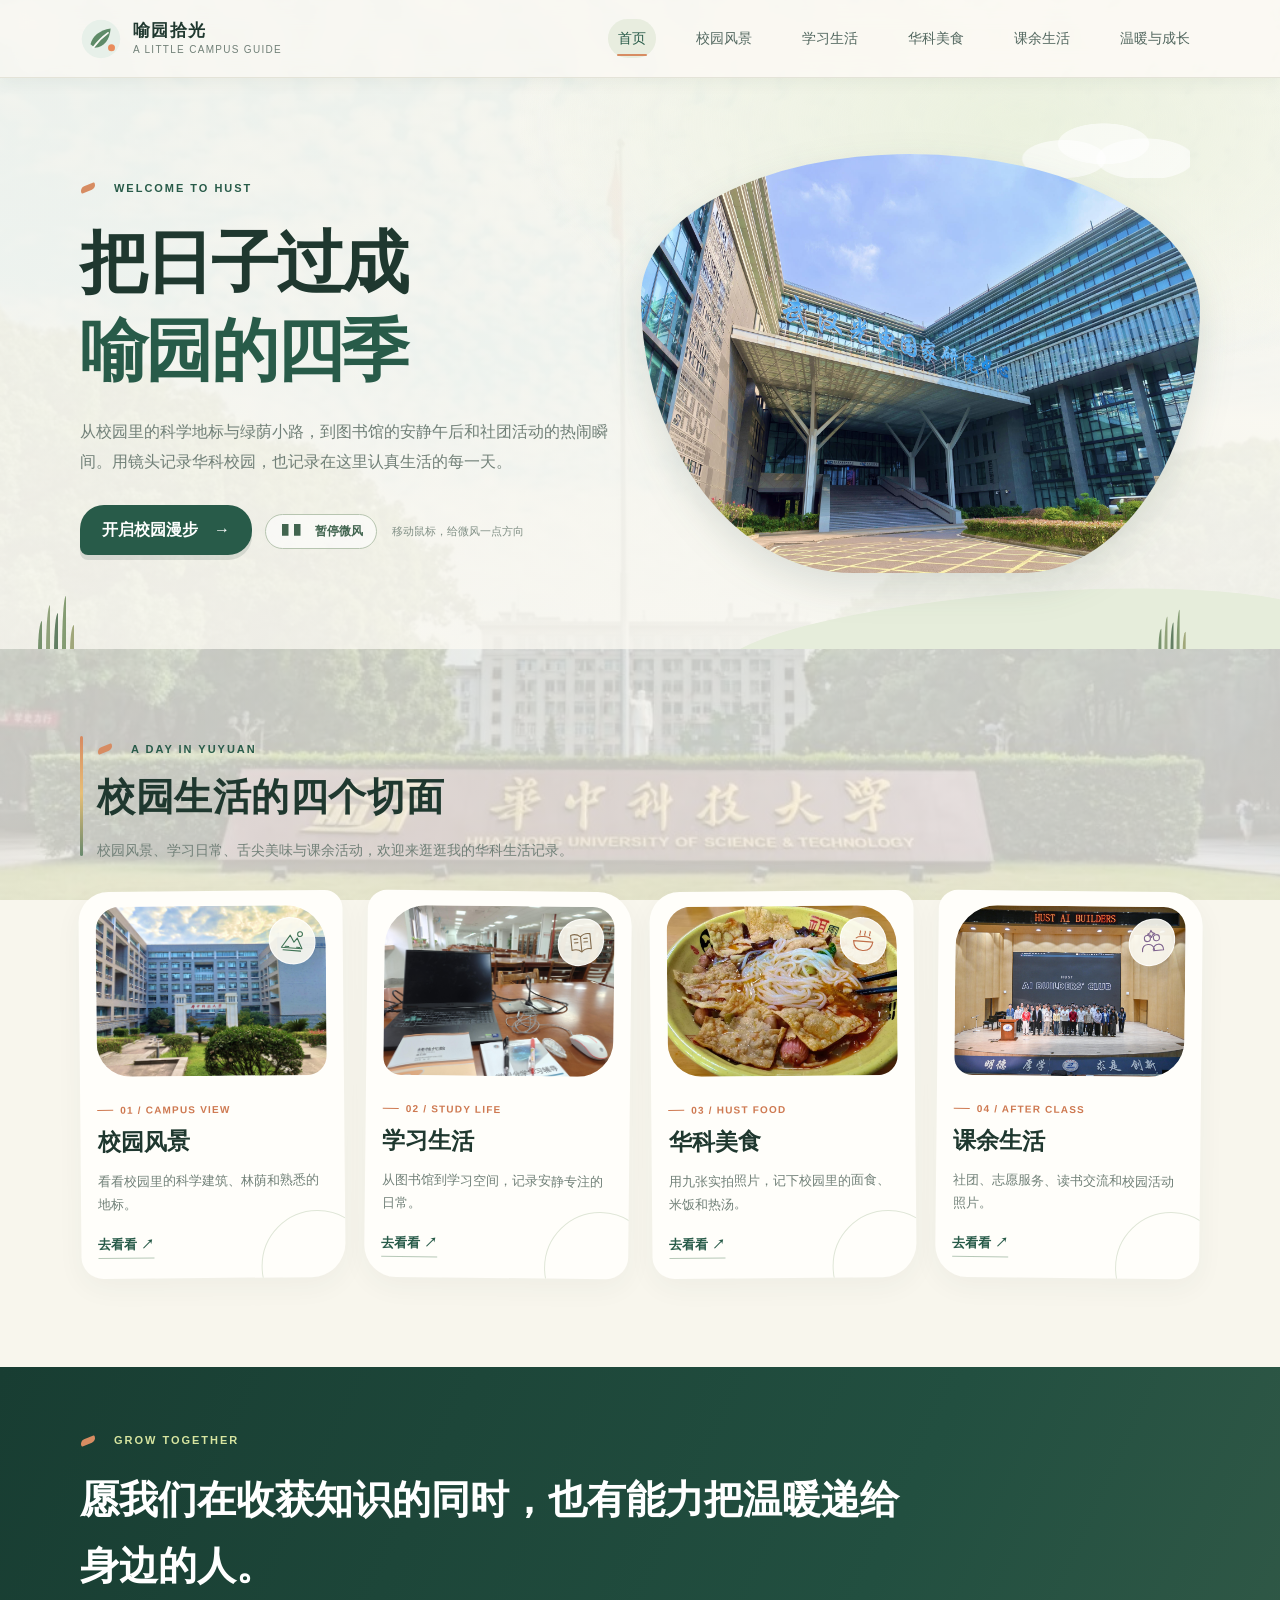
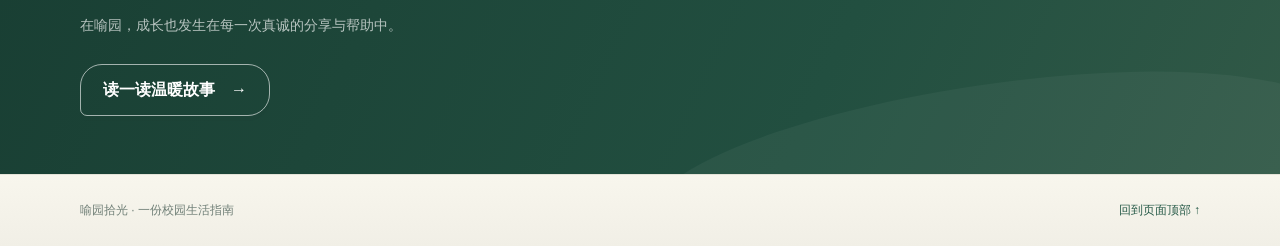
<file: index.html>
<!doctype html>
<html lang="zh-CN">
<head>
  <meta charset="utf-8">
  <meta name="viewport" content="width=device-width, initial-scale=1">
  <meta name="description" content="喻园拾光：用华中科技大学校园实景照片记录校园风景、学习、美食与课余生活。">
  <title>喻园拾光 — 一份校园生活指南</title>
  <link rel="stylesheet" href="css/style.css?v=20261111-campus-background">
</head>
<body>
  <header class="header"><a class="brand" href="index.html"><img src="image/brand-mark.svg" alt=""><span><b>喻园拾光</b><small>A LITTLE CAMPUS GUIDE</small></span></a><nav aria-label="主导航"><a aria-current="page" href="index.html">首页</a><a href="web/campus.html">校园风景</a><a href="web/study.html">学习生活</a><a href="web/food.html">华科美食</a><a href="web/life.html">课余生活</a><a href="web/growth.html">温暖与成长</a></nav></header>
  <main>
    <section class="hero home-hero" aria-label="喻园校园生活首页">
      <div class="home-scene" aria-hidden="true">
        <span class="drifting-cloud cloud-one"></span><span class="drifting-cloud cloud-two"></span><span class="drifting-cloud cloud-three"></span>
        <span class="grass-patch grass-left"><i></i><i></i><i></i><i></i><i></i></span>
        <span class="grass-patch grass-right"><i></i><i></i><i></i><i></i><i></i></span>
      </div>
      <div class="hero-copy">
        <span class="eyebrow">WELCOME TO HUST</span>
        <h1>把日子过成<br><em>喻园的四季</em></h1>
        <p>从校园里的科学地标与绿荫小路，到图书馆的安静午后和社团活动的热闹瞬间。用镜头记录华科校园，也记录在这里认真生活的每一天。</p>
        <a class="button" href="web/campus.html">开启校园漫步　→</a>
        <button class="wind-toggle" type="button" aria-pressed="true">❚❚　暂停微风</button>
        <span class="wind-hint">移动鼠标，给微风一点方向</span>
      </div>
      <img class="hero-art" src="image/campus-optics-building.jpg" alt="华中科技大学校园内的光电信息大楼">
    </section>
    <section class="section" id="discover"><div class="section-title"><span class="eyebrow">A DAY IN YUYUAN</span><h2>校园生活的四个切面</h2><p>校园风景、学习日常、舌尖美味与课余活动，欢迎来逛逛我的华科生活记录。</p></div><div class="cards">
      <a class="card card-campus" href="web/campus.html"><span class="card-icon" aria-hidden="true"><svg viewBox="0 0 48 48"><path d="M7 36 20 15l7 11 5-7 9 17H7Z"/><path d="M10 40h29M13 34h6m13 0h5"/><circle cx="36" cy="12" r="4"/></svg></span><img src="image/campus-main-gate.jpg" alt="华中科技大学校园入口与绿地"><small>01 / CAMPUS VIEW</small><h3>校园风景</h3><p>看看校园里的科学建筑、林荫和熟悉的地标。</p><b>去看看 ↗</b></a>
      <a class="card card-study" href="web/study.html"><span class="card-icon" aria-hidden="true"><svg viewBox="0 0 48 48"><path d="M8 11c7-2 12 0 16 4v25c-4-4-9-6-16-4V11Zm32 0c-7-2-12 0-16 4v25c4-4 9-6 16-4V11Z"/><path d="M13 18h6m-6 6h6m10-6h6m-6 6h6"/></svg></span><img src="image/life-study-desk.jpg" alt="图书馆自习桌上的电脑和书本"><small>02 / STUDY LIFE</small><h3>学习生活</h3><p>从图书馆到学习空间，记录安静专注的日常。</p><b>去看看 ↗</b></a>
      <a class="card card-food" href="web/food.html"><span class="card-icon" aria-hidden="true"><svg viewBox="0 0 48 48"><path d="M8 25h32c-1 10-7 15-16 15S9 35 8 25Z"/><path d="M12 20c4-4 20-4 24 0M18 15c-2-3 2-4 0-7m8 7c-2-3 2-4 0-7m8 7c-2-3 2-4 0-7"/></svg></span><img src="image/food-rice-noodles.jpg" alt="一碗热气腾腾的红汤米粉"><small>03 / HUST FOOD</small><h3>华科美食</h3><p>用九张实拍照片，记下校园里的面食、米饭和热汤。</p><b>去看看 ↗</b></a>
      <a class="card card-life" href="web/life.html"><span class="card-icon" aria-hidden="true"><svg viewBox="0 0 48 48"><circle cx="17" cy="17" r="5"/><circle cx="32" cy="17" r="5"/><path d="M7 38c0-7 4-11 10-11s10 4 10 11m-2-2c1-5 4-8 9-8s8 4 8 10H25"/><path d="m22 8 2-4 2 4 4 2-4 2-2 4-2-4-4-2 4-2Z"/></svg></span><img src="image/life-ai-builders.jpg" alt="华科 AI Builders 活动合影"><small>04 / AFTER CLASS</small><h3>课余生活</h3><p>社团、志愿服务、读书交流和校园活动照片。</p><b>去看看 ↗</b></a>
    </div></section>
    <section class="quote"><span class="eyebrow">GROW TOGETHER</span><blockquote>愿我们在收获知识的同时，也有能力把温暖递给身边的人。</blockquote><p>在喻园，成长也发生在每一次真诚的分享与帮助中。</p><a class="button button-outline" href="web/growth.html">读一读温暖故事　→</a></section>
  </main>
  <footer>喻园拾光 · 一份校园生活指南 <a href="#discover">回到页面顶部 ↑</a></footer>
  <script>
    (() => {
      const hero = document.querySelector(".home-hero");
      const scene = hero && hero.querySelector(".home-scene");
      const button = hero && hero.querySelector(".wind-toggle");
      const art = hero && hero.querySelector(".hero-art");
      const reduceMotion = window.matchMedia("(prefers-reduced-motion: reduce)");

      if (!hero || !scene || !button || !art) return;
      if (reduceMotion.matches) {
        button.hidden = true;
        return;
      }

      hero.addEventListener("pointermove", (event) => {
        if (event.pointerType !== "mouse") return;
        const bounds = hero.getBoundingClientRect();
        const x = (event.clientX - bounds.left) / bounds.width - 0.5;
        const y = (event.clientY - bounds.top) / bounds.height - 0.5;
        scene.style.setProperty("--cloud-shift", `${x * 42}px`);
        scene.style.setProperty("--wind-lean", `${x * 12}deg`);
        art.style.setProperty("--art-x", `${x * 8}px`);
        art.style.setProperty("--art-y", `${y * 8}px`);
      });

      hero.addEventListener("pointerleave", () => {
        scene.style.setProperty("--cloud-shift", "0px");
        scene.style.setProperty("--wind-lean", "0deg");
        art.style.setProperty("--art-x", "0px");
        art.style.setProperty("--art-y", "0px");
      });

      button.addEventListener("click", () => {
        const isPlaying = button.getAttribute("aria-pressed") === "true";
        button.setAttribute("aria-pressed", String(!isPlaying));
        hero.classList.toggle("wind-paused", isPlaying);
        button.innerHTML = isPlaying ? "▶　继续微风" : "❚❚　暂停微风";
      });
    })();
  </script>
</body>
</html>
</file>
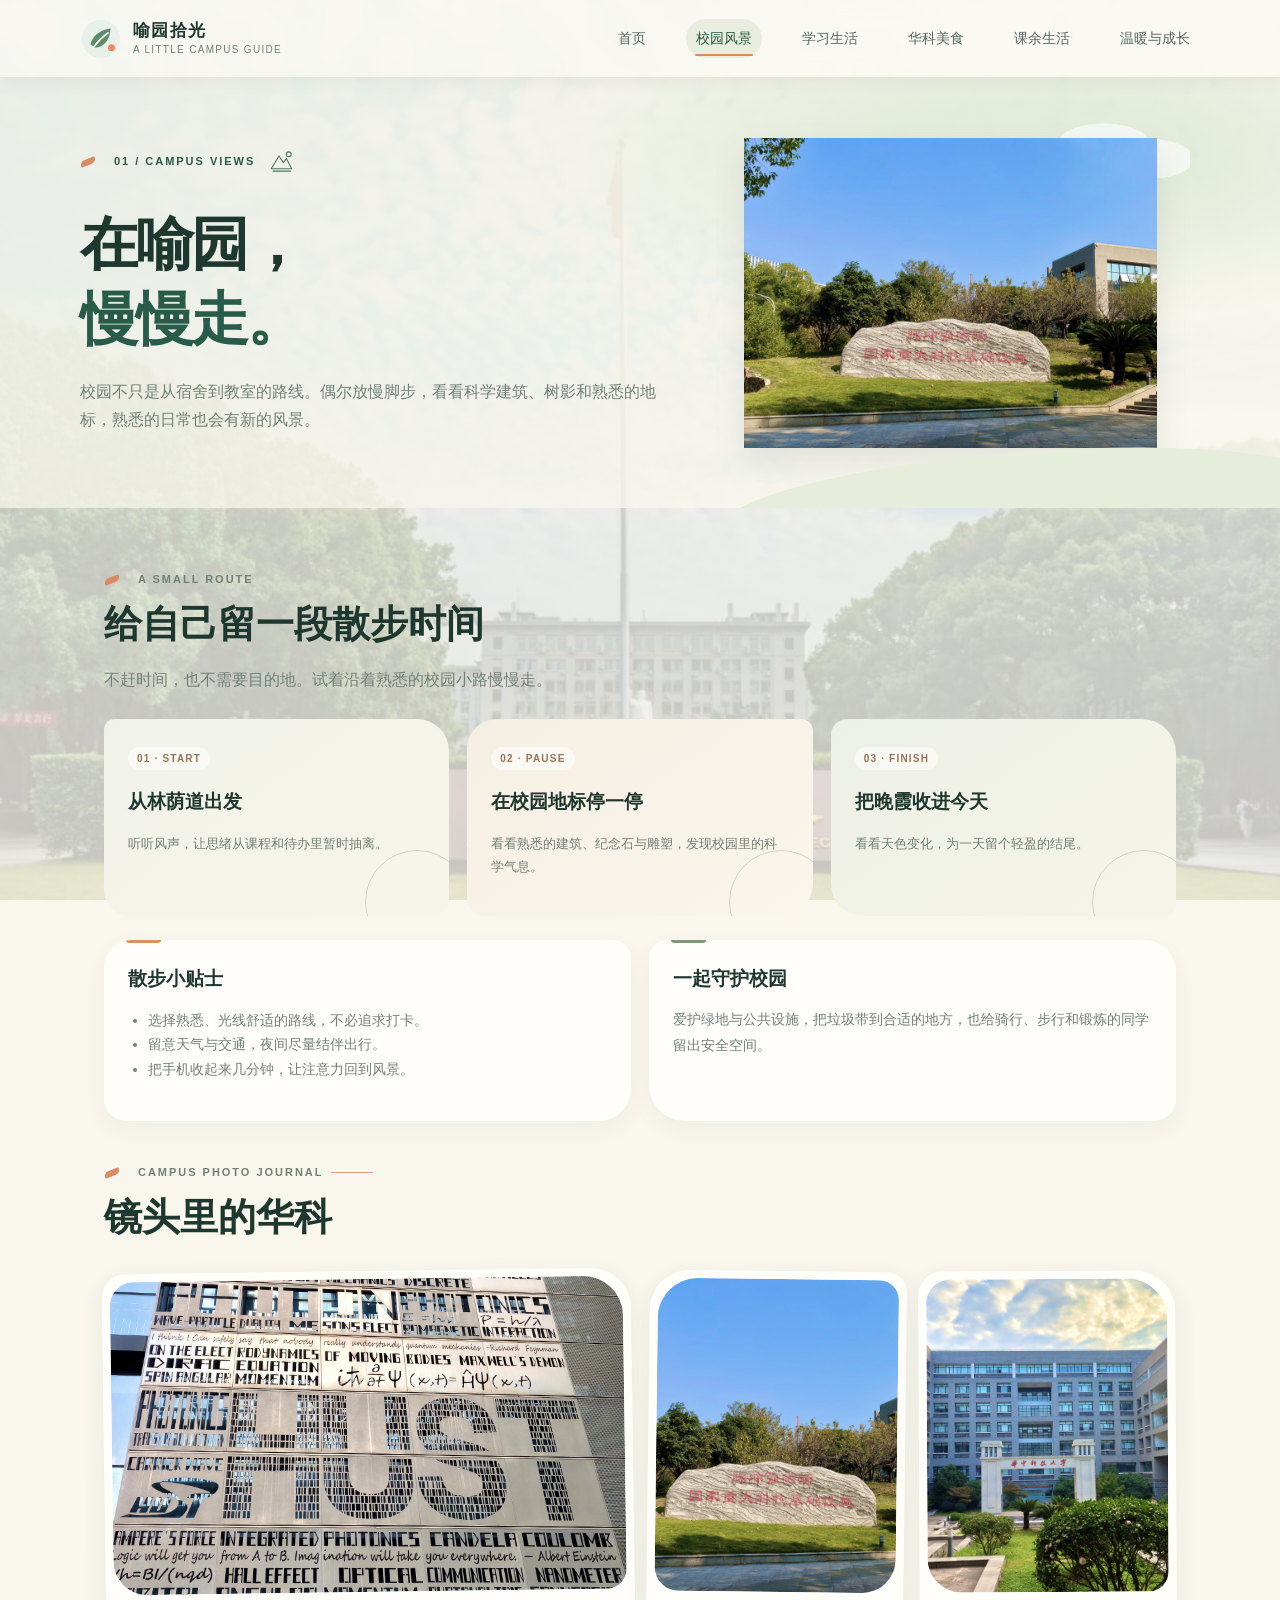
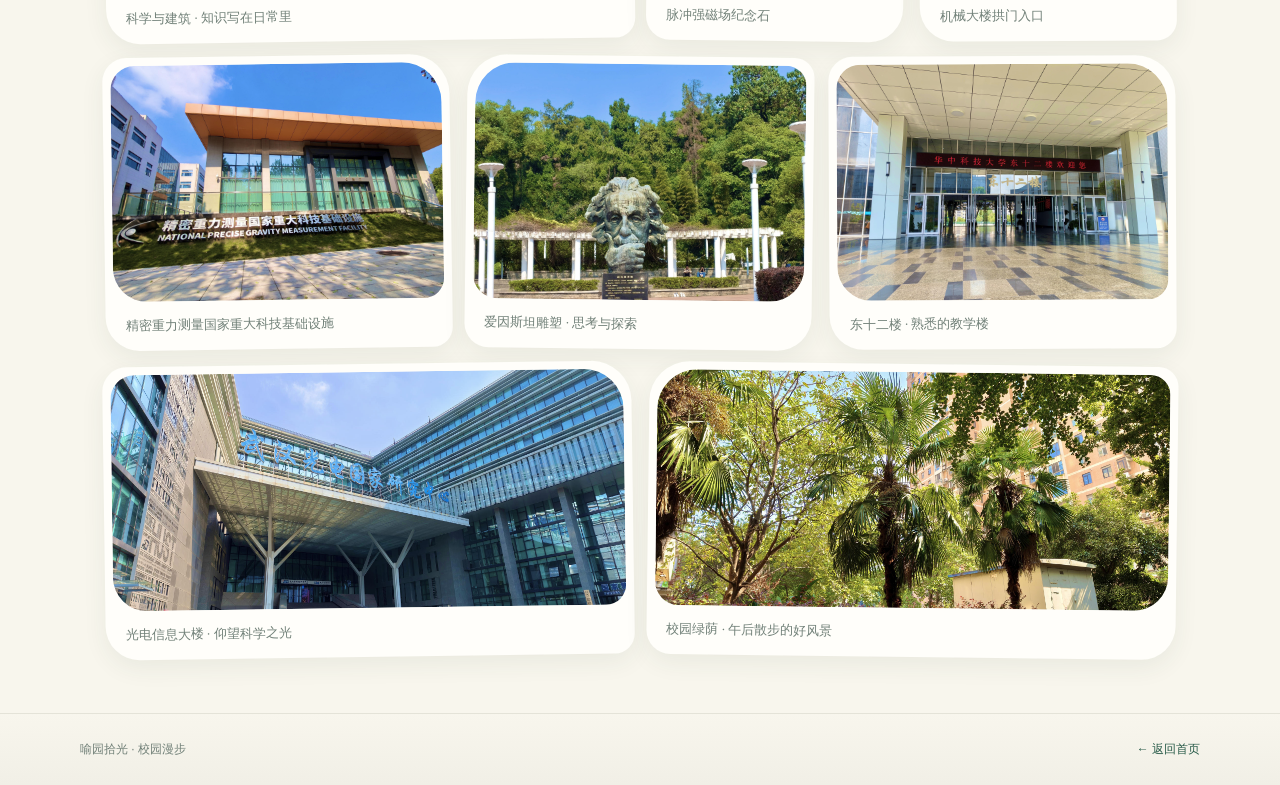
<file: web/campus.html>
<!doctype html>
<html lang="zh-CN"><head><meta charset="utf-8"><meta name="viewport" content="width=device-width,initial-scale=1"><meta name="description" content="慢下来看看喻园的绿荫、操场和傍晚天色。"><title>校园漫步 — 喻园拾光</title><link rel="stylesheet" href="../css/style.css?v=20261111-campus-background"></head>
<body class="page-campus"><header class="header"><a class="brand" href="../index.html"><img src="../image/brand-mark.svg" alt=""><span><b>喻园拾光</b><small>A LITTLE CAMPUS GUIDE</small></span></a><nav aria-label="主导航"><a href="../index.html">首页</a><a aria-current="page" href="campus.html">校园风景</a><a href="study.html">学习生活</a><a href="food.html">华科美食</a><a href="life.html">课余生活</a><a href="growth.html">温暖与成长</a></nav></header>
<main><section class="page-hero"><div><p class="eyebrow">01 / CAMPUS VIEWS <svg class="chapter-glyph" viewBox="0 0 48 48" aria-hidden="true"><path d="M7 36 20 15l7 11 5-7 9 17H7Zm3 4h29"/><circle cx="36" cy="12" r="4"/></svg></p><h1>在喻园，<br><em>慢慢走。</em></h1><p>校园不只是从宿舍到教室的路线。偶尔放慢脚步，看看科学建筑、树影和熟悉的地标，熟悉的日常也会有新的风景。</p></div><img class="page-art" src="../image/campus-rock-marker.jpg" alt="华中科技大学校园内的科技基石纪念石"></section>
<section class="content"><p class="eyebrow">A SMALL ROUTE</p><h2>给自己留一段散步时间</h2><p>不赶时间，也不需要目的地。试着沿着熟悉的校园小路慢慢走。</p><div class="route"><article><small>01 · START</small><h3>从林荫道出发</h3><p>听听风声，让思绪从课程和待办里暂时抽离。</p></article><article><small>02 · PAUSE</small><h3>在校园地标停一停</h3><p>看看熟悉的建筑、纪念石与雕塑，发现校园里的科学气息。</p></article><article><small>03 · FINISH</small><h3>把晚霞收进今天</h3><p>看看天色变化，为一天留个轻盈的结尾。</p></article></div><div class="content-grid"><article class="content-card"><h3>散步小贴士</h3><ul><li>选择熟悉、光线舒适的路线，不必追求打卡。</li><li>留意天气与交通，夜间尽量结伴出行。</li><li>把手机收起来几分钟，让注意力回到风景。</li></ul></article><article class="content-card"><h3>一起守护校园</h3><p>爱护绿地与公共设施，把垃圾带到合适的地方，也给骑行、步行和锻炼的同学留出安全空间。</p></article></div>
<p class="eyebrow gallery-label">CAMPUS PHOTO JOURNAL</p><h2>镜头里的华科</h2><div class="photo-grid">
<figure class="photo-card"><img src="../image/campus-physics-facade.jpg" alt="带有科学文字装饰的校园建筑立面"><figcaption>科学与建筑 · 知识写在日常里</figcaption></figure>
<figure class="photo-card"><img src="../image/campus-rock-marker.jpg" alt="脉冲强磁场纪念石与绿地"><figcaption>脉冲强磁场纪念石</figcaption></figure>
<figure class="photo-card"><img src="../image/campus-main-gate.jpg" alt="华中科技大学校园入口"><figcaption>机械大楼拱门入口</figcaption></figure>
<figure class="photo-card"><img src="../image/campus-gravity-facility.jpg" alt="精密重力测量国家重大科技基础设施"><figcaption>精密重力测量国家重大科技基础设施</figcaption></figure>
<figure class="photo-card"><img src="../image/campus-einstein-statue.jpg" alt="校园内的爱因斯坦雕塑"><figcaption>爱因斯坦雕塑 · 思考与探索</figcaption></figure>
<figure class="photo-card"><img src="../image/campus-east12.jpg" alt="华中科技大学东十二楼入口"><figcaption>东十二楼 · 熟悉的教学楼</figcaption></figure>
<figure class="photo-card"><img src="../image/campus-optics-building.jpg" alt="华中科技大学光电信息大楼"><figcaption>光电信息大楼 · 仰望科学之光</figcaption></figure>
<figure class="photo-card"><img src="../image/campus-greenery.jpg" alt="校园树荫与绿植"><figcaption>校园绿荫 · 午后散步的好风景</figcaption></figure>
</div></section></main>
<footer>喻园拾光 · 校园漫步<a href="../index.html">← 返回首页</a></footer></body></html>
</file>
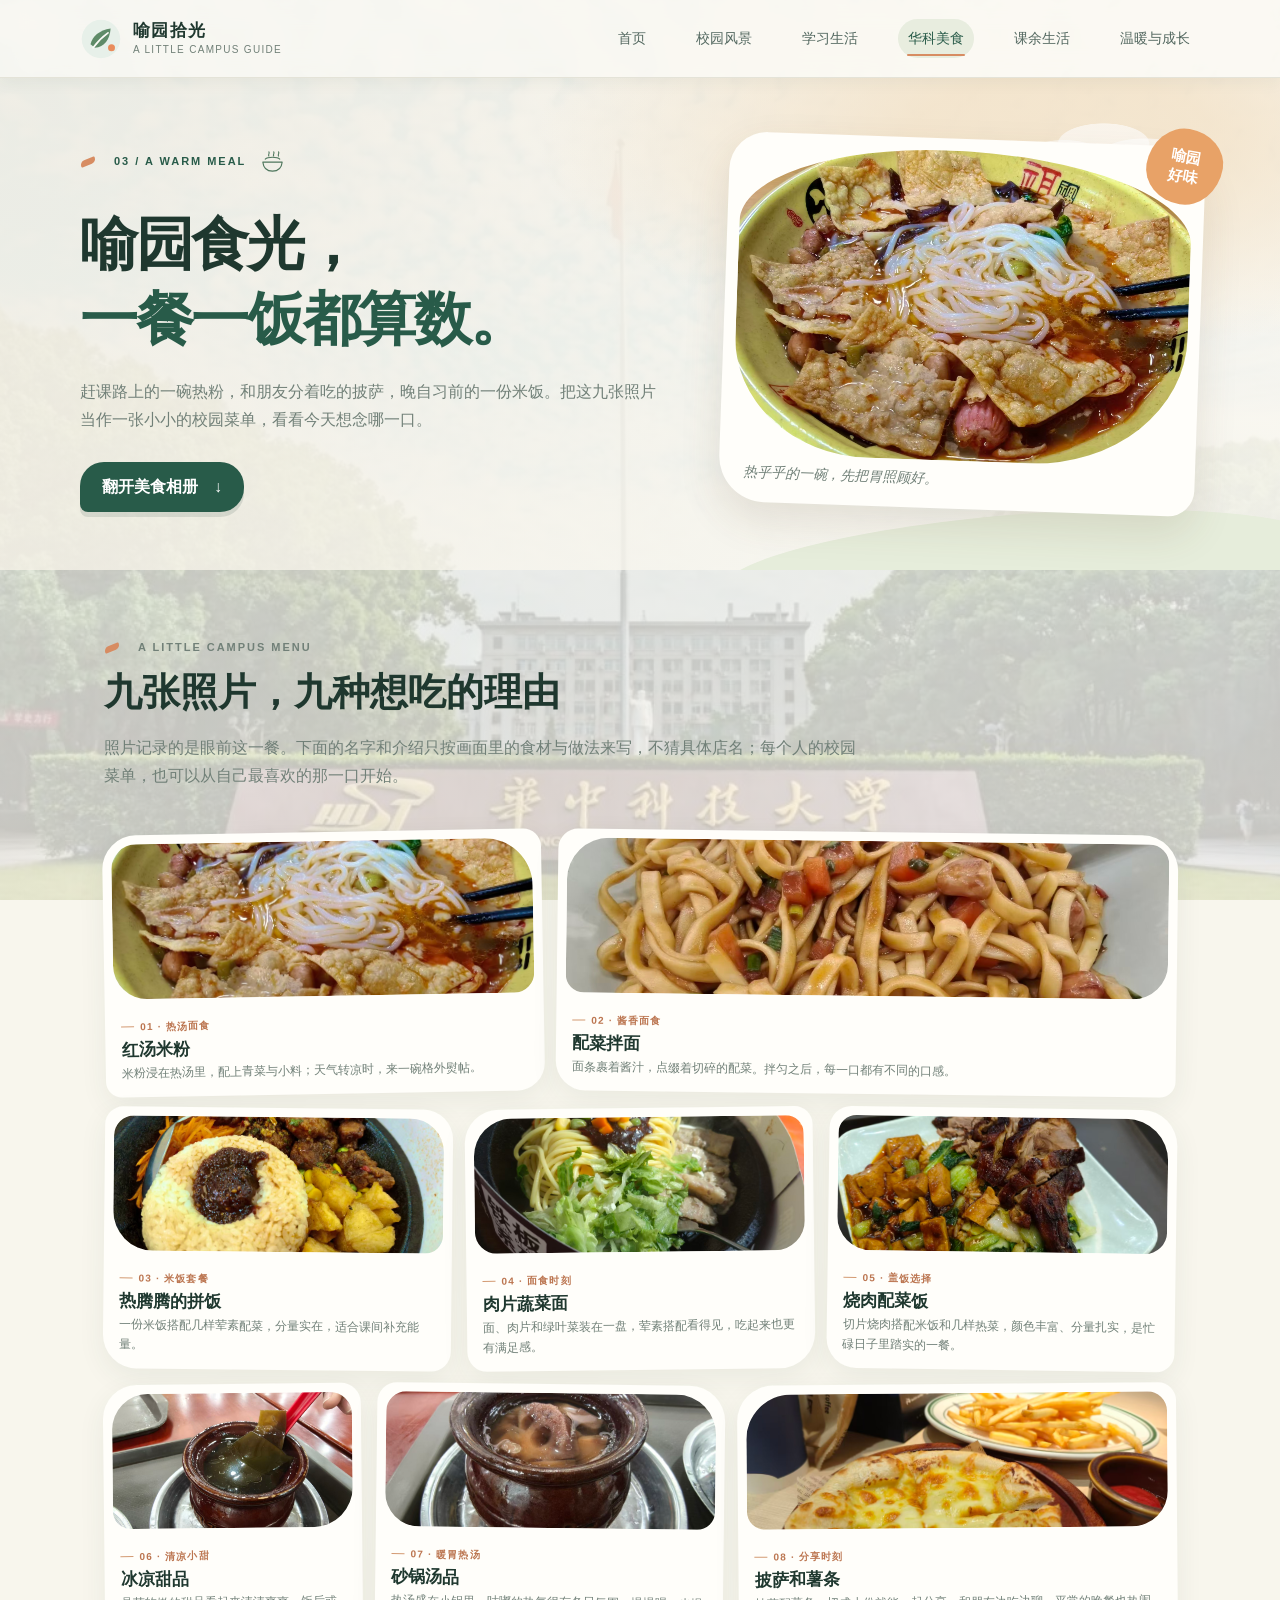
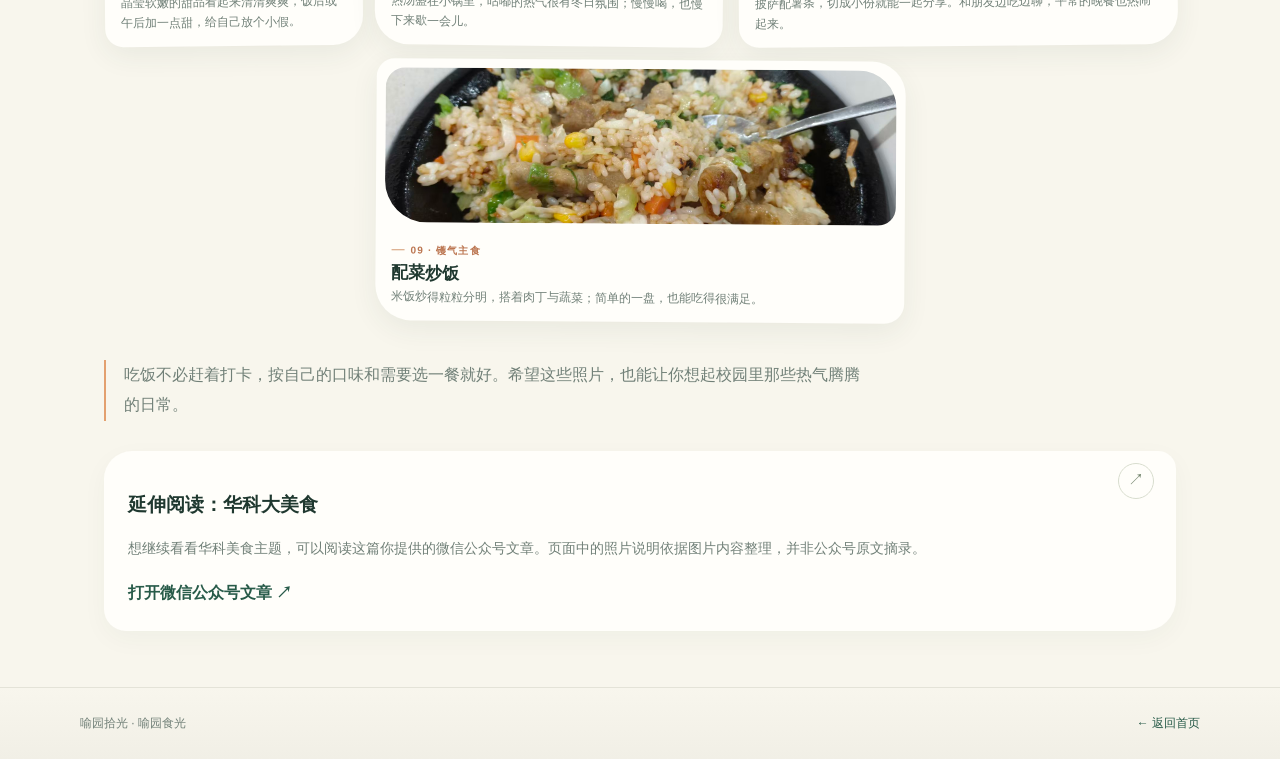
<file: web/food.html>
<!doctype html>
<html lang="zh-CN">
<head>
  <meta charset="utf-8">
  <meta name="viewport" content="width=device-width, initial-scale=1">
  <meta name="description" content="用九张实拍照片记录喻园里的面食、米饭、小吃与热汤。">
  <title>喻园食光 — 喻园拾光</title>
  <link rel="stylesheet" href="../css/style.css?v=20261111-campus-background">
</head>
<body class="page-food">
  <header class="header">
    <a class="brand" href="../index.html"><img src="../image/brand-mark.svg" alt=""><span><b>喻园拾光</b><small>A LITTLE CAMPUS GUIDE</small></span></a>
    <nav aria-label="主导航"><a href="../index.html">首页</a><a href="campus.html">校园风景</a><a href="study.html">学习生活</a><a aria-current="page" href="food.html">华科美食</a><a href="life.html">课余生活</a><a href="growth.html">温暖与成长</a></nav>
  </header>
  <main>
    <section class="page-hero food-hero">
      <div>
        <p class="eyebrow">03 / A WARM MEAL <svg class="chapter-glyph" viewBox="0 0 48 48" aria-hidden="true"><path d="M8 25h32c-1 10-7 15-16 15S9 35 8 25Zm4-5c4-4 20-4 24 0"/><path d="M18 15c-2-3 2-4 0-7m8 7c-2-3 2-4 0-7m8 7c-2-3 2-4 0-7"/></svg></p>
        <h1>喻园食光，<br><em>一餐一饭都算数。</em></h1>
        <p>赶课路上的一碗热粉，和朋友分着吃的披萨，晚自习前的一份米饭。把这九张照片当作一张小小的校园菜单，看看今天想念哪一口。</p>
        <a class="button" href="#food-diary">翻开美食相册　↓</a>
      </div>
      <figure class="food-cover">
        <img src="../image/food-rice-noodles.jpg" alt="一碗红汤米粉，配有青菜和其他配料">
        <figcaption>热乎乎的一碗，先把胃照顾好。</figcaption>
        <span class="food-sticker" aria-hidden="true">喻园<br>好味</span>
      </figure>
    </section>
    <section class="content food-content" id="food-diary">
      <p class="eyebrow">A LITTLE CAMPUS MENU</p>
      <h2>九张照片，九种想吃的理由</h2>
      <p class="food-intro">照片记录的是眼前这一餐。下面的名字和介绍只按画面里的食材与做法来写，不猜具体店名；每个人的校园菜单，也可以从自己最喜欢的那一口开始。</p>
      <div class="food-gallery">
        <figure class="food-item food-item--1">
          <img src="../image/food-rice-noodles.jpg" alt="红汤米粉配青菜和配料" loading="lazy">
          <figcaption><span>01 · 热汤面食</span><h3>红汤米粉</h3><p>米粉浸在热汤里，配上青菜与小料；天气转凉时，来一碗格外熨帖。</p></figcaption>
        </figure>
        <figure class="food-item food-item--2">
          <img src="../image/food-sauced-noodles.jpg" alt="拌有酱汁和配菜的面条" loading="lazy">
          <figcaption><span>02 · 酱香面食</span><h3>配菜拌面</h3><p>面条裹着酱汁，点缀着切碎的配菜。拌匀之后，每一口都有不同的口感。</p></figcaption>
        </figure>
        <figure class="food-item food-item--3">
          <img src="../image/food-sizzling-rice.jpg" alt="搭配米饭和肉类配菜的热食套餐" loading="lazy">
          <figcaption><span>03 · 米饭套餐</span><h3>热腾腾的拼饭</h3><p>一份米饭搭配几样荤素配菜，分量实在，适合课间补充能量。</p></figcaption>
        </figure>
        <figure class="food-item food-item--4">
          <img src="../image/food-noodle-bowl.jpg" alt="面食搭配肉片和蔬菜" loading="lazy">
          <figcaption><span>04 · 面食时刻</span><h3>肉片蔬菜面</h3><p>面、肉片和绿叶菜装在一盘，荤素搭配看得见，吃起来也更有满足感。</p></figcaption>
        </figure>
        <figure class="food-item food-item--5">
          <img src="../image/food-roast-rice.jpg" alt="米饭搭配烧肉和豆制品" loading="lazy">
          <figcaption><span>05 · 盖饭选择</span><h3>烧肉配菜饭</h3><p>切片烧肉搭配米饭和几样热菜，颜色丰富、分量扎实，是忙碌日子里踏实的一餐。</p></figcaption>
        </figure>
        <figure class="food-item food-item--6">
          <img src="../image/food-jelly.jpg" alt="清凉甜品或凉粉" loading="lazy">
          <figcaption><span>06 · 清凉小甜</span><h3>冰凉甜品</h3><p>晶莹软嫩的甜品看起来清清爽爽，饭后或午后加一点甜，给自己放个小假。</p></figcaption>
        </figure>
        <figure class="food-item food-item--7">
          <img src="../image/food-claypot-soup.jpg" alt="盛在砂锅中的热汤" loading="lazy">
          <figcaption><span>07 · 暖胃热汤</span><h3>砂锅汤品</h3><p>热汤盛在小锅里，咕嘟的热气很有冬日氛围；慢慢喝，也慢下来歇一会儿。</p></figcaption>
        </figure>
        <figure class="food-item food-item--8">
          <img src="../image/food-pizza-fries.jpg" alt="披萨和薯条，适合与朋友分享" loading="lazy">
          <figcaption><span>08 · 分享时刻</span><h3>披萨和薯条</h3><p>披萨配薯条，切成小份就能一起分享。和朋友边吃边聊，平常的晚餐也热闹起来。</p></figcaption>
        </figure>
        <figure class="food-item food-item--9">
          <img src="../image/food-fried-rice.jpg" alt="配有肉丁和蔬菜的炒饭" loading="lazy">
          <figcaption><span>09 · 镬气主食</span><h3>配菜炒饭</h3><p>米饭炒得粒粒分明，搭着肉丁与蔬菜；简单的一盘，也能吃得很满足。</p></figcaption>
        </figure>
      </div>
      <p class="food-footnote">吃饭不必赶着打卡，按自己的口味和需要选一餐就好。希望这些照片，也能让你想起校园里那些热气腾腾的日常。</p>
      <article class="source-card">
        <h3>延伸阅读：华科大美食</h3>
        <p>想继续看看华科美食主题，可以阅读这篇你提供的微信公众号文章。页面中的照片说明依据图片内容整理，并非公众号原文摘录。</p>
        <a class="source-link" href="https://mp.weixin.qq.com/s/JDt1ME5v6TbAtHuiZ6SQxQ" target="_blank" rel="noopener noreferrer">打开微信公众号文章 ↗</a>
      </article>
    </section>
  </main>
  <footer>喻园拾光 · 喻园食光<a href="../index.html">← 返回首页</a></footer>
</body>
</html>
</file>
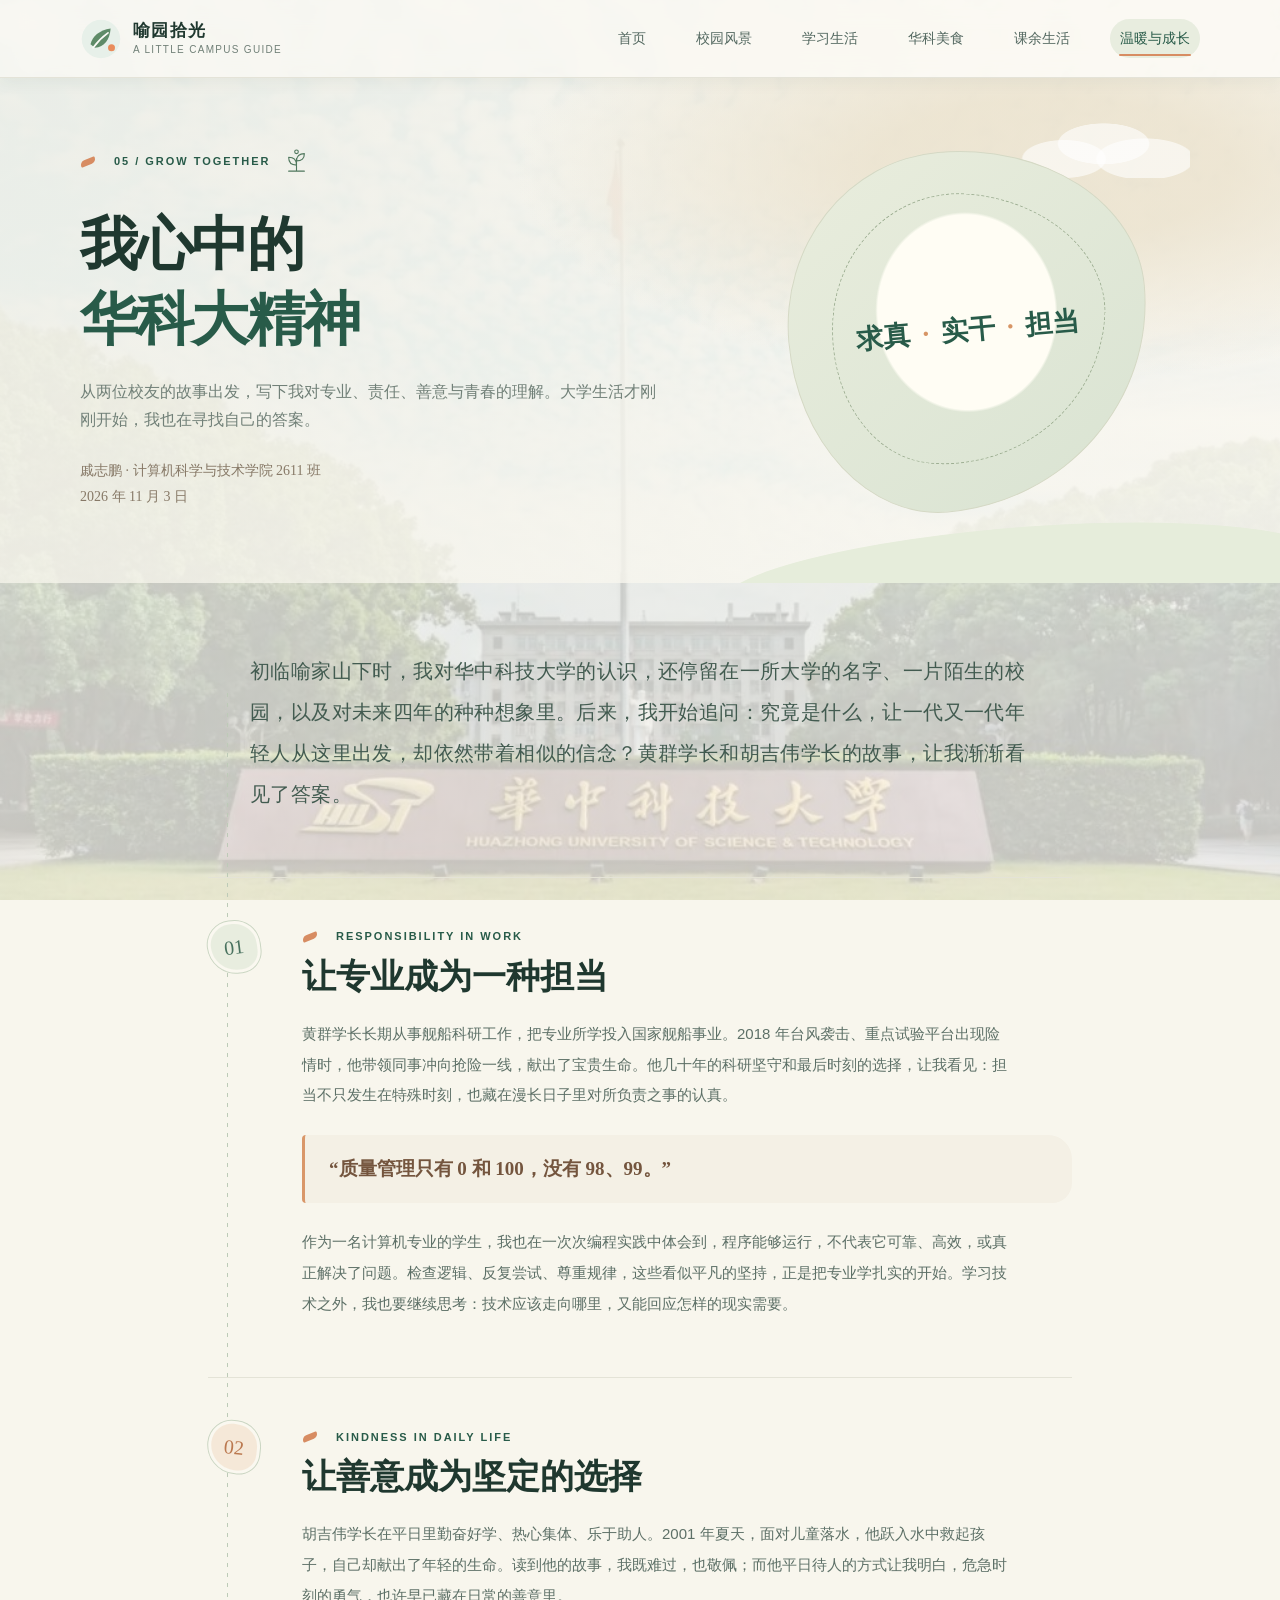
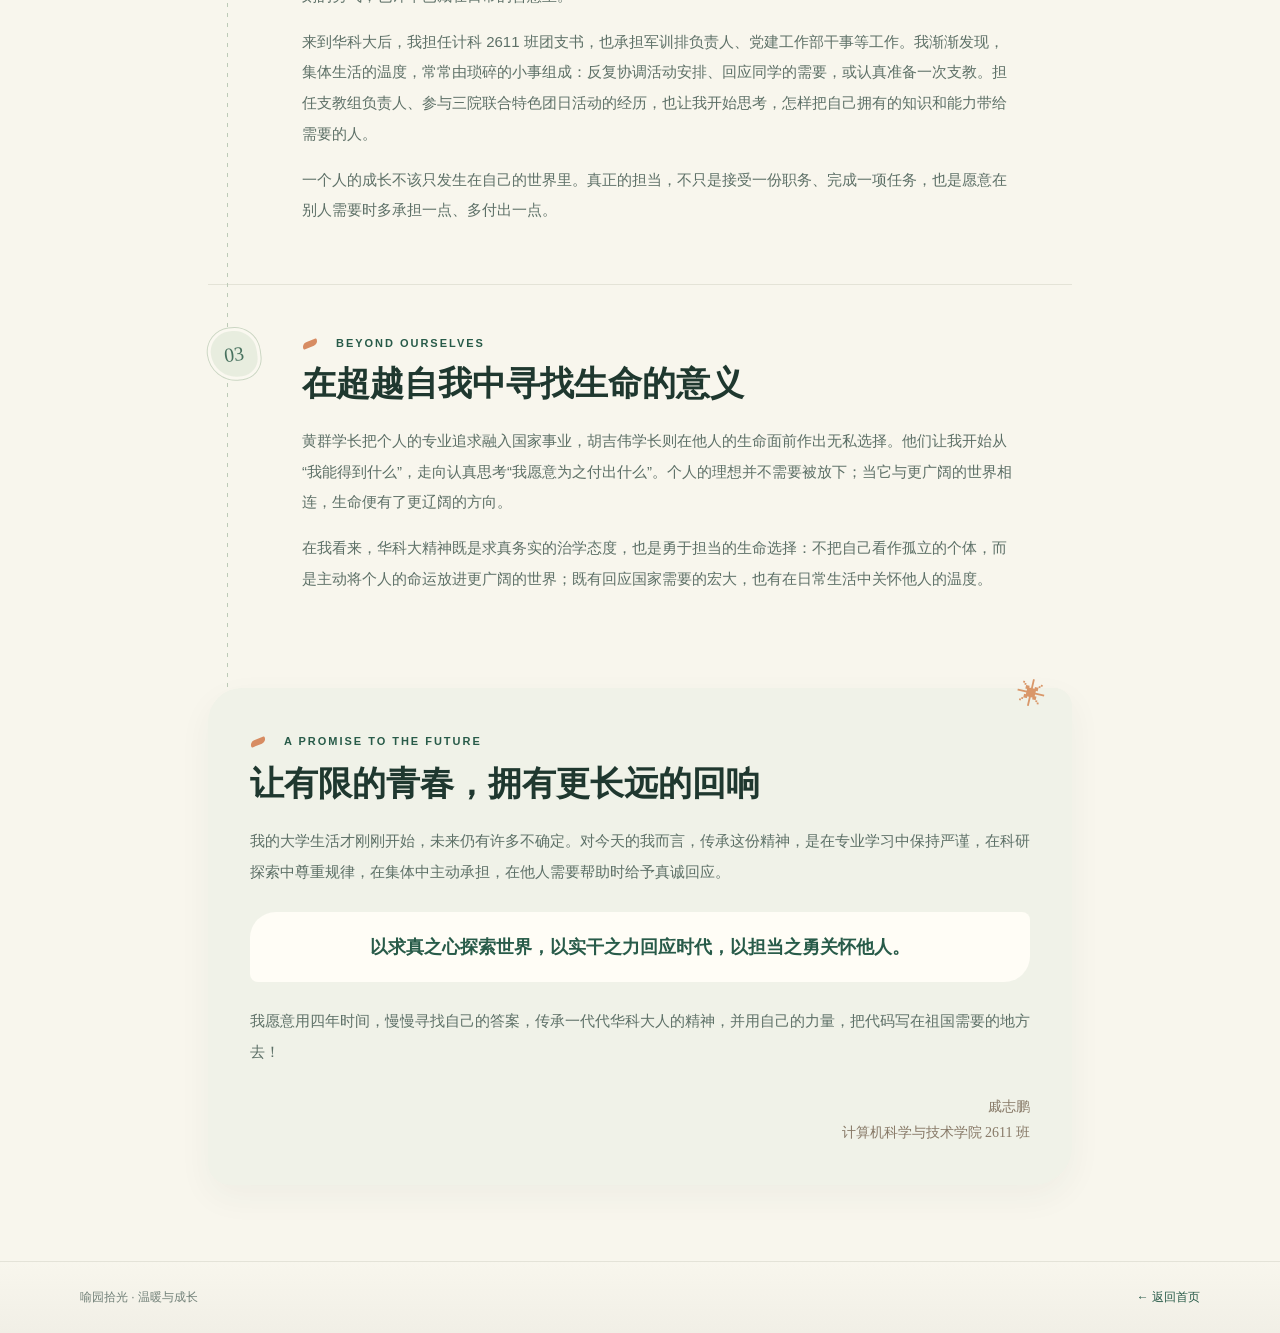
<file: web/growth.html>
<!doctype html>
<html lang="zh-CN">
<head>
  <meta charset="utf-8">
  <meta name="viewport" content="width=device-width, initial-scale=1">
  <meta name="description" content="戚志鹏同学写下的华科大精神：以求真之心探索世界，以实干之力回应时代，以担当之勇关怀他人。">
  <title>我心中的华科大精神 — 喻园拾光</title>
  <link rel="stylesheet" href="../css/style.css?v=20261111-campus-background">
</head>
<body class="page-growth">
  <header class="header">
    <a class="brand" href="../index.html"><img src="../image/brand-mark.svg" alt=""><span><b>喻园拾光</b><small>A LITTLE CAMPUS GUIDE</small></span></a>
    <nav aria-label="主导航"><a href="../index.html">首页</a><a href="campus.html">校园风景</a><a href="study.html">学习生活</a><a href="food.html">华科美食</a><a href="life.html">课余生活</a><a aria-current="page" href="growth.html">温暖与成长</a></nav>
  </header>
  <main>
    <section class="page-hero growth-hero">
      <div>
        <p class="eyebrow">05 / GROW TOGETHER <svg class="chapter-glyph" viewBox="0 0 48 48" aria-hidden="true"><path d="M24 39V19m0 11c0-9-5-13-13-13 0 8 4 13 13 13Zm0-7c0-8 5-12 13-12 0 8-4 12-13 12Z"/><path d="M11 40h26"/><circle cx="24" cy="8" r="3"/></svg></p>
        <h1>我心中的<br><em>华科大精神</em></h1>
        <p>从两位校友的故事出发，写下我对专业、责任、善意与青春的理解。大学生活才刚刚开始，我也在寻找自己的答案。</p>
        <p class="growth-byline">戚志鹏 · 计算机科学与技术学院 2611 班<br>2026 年 11 月 3 日</p>
      </div>
      <div class="growth-mark" aria-hidden="true"><span>求真</span><i>·</i><span>实干</span><i>·</i><span>担当</span></div>
    </section>
    <article class="growth-essay">
      <p class="growth-opening">初临喻家山下时，我对华中科技大学的认识，还停留在一所大学的名字、一片陌生的校园，以及对未来四年的种种想象里。后来，我开始追问：究竟是什么，让一代又一代年轻人从这里出发，却依然带着相似的信念？黄群学长和胡吉伟学长的故事，让我渐渐看见了答案。</p>

      <section class="essay-part">
        <span class="essay-index">01</span>
        <div>
          <p class="eyebrow">RESPONSIBILITY IN WORK</p>
          <h2>让专业成为一种担当</h2>
          <p>黄群学长长期从事舰船科研工作，把专业所学投入国家舰船事业。2018 年台风袭击、重点试验平台出现险情时，他带领同事冲向抢险一线，献出了宝贵生命。他几十年的科研坚守和最后时刻的选择，让我看见：担当不只发生在特殊时刻，也藏在漫长日子里对所负责之事的认真。</p>
          <blockquote>“质量管理只有 0 和 100，没有 98、99。”</blockquote>
          <p>作为一名计算机专业的学生，我也在一次次编程实践中体会到，程序能够运行，不代表它可靠、高效，或真正解决了问题。检查逻辑、反复尝试、尊重规律，这些看似平凡的坚持，正是把专业学扎实的开始。学习技术之外，我也要继续思考：技术应该走向哪里，又能回应怎样的现实需要。</p>
        </div>
      </section>

      <section class="essay-part essay-part--warm">
        <span class="essay-index">02</span>
        <div>
          <p class="eyebrow">KINDNESS IN DAILY LIFE</p>
          <h2>让善意成为坚定的选择</h2>
          <p>胡吉伟学长在平日里勤奋好学、热心集体、乐于助人。2001 年夏天，面对儿童落水，他跃入水中救起孩子，自己却献出了年轻的生命。读到他的故事，我既难过，也敬佩；而他平日待人的方式让我明白，危急时刻的勇气，也许早已藏在日常的善意里。</p>
          <p>来到华科大后，我担任计科 2611 班团支书，也承担军训排负责人、党建工作部干事等工作。我渐渐发现，集体生活的温度，常常由琐碎的小事组成：反复协调活动安排、回应同学的需要，或认真准备一次支教。担任支教组负责人、参与三院联合特色团日活动的经历，也让我开始思考，怎样把自己拥有的知识和能力带给需要的人。</p>
          <p>一个人的成长不该只发生在自己的世界里。真正的担当，不只是接受一份职务、完成一项任务，也是愿意在别人需要时多承担一点、多付出一点。</p>
        </div>
      </section>

      <section class="essay-part">
        <span class="essay-index">03</span>
        <div>
          <p class="eyebrow">BEYOND OURSELVES</p>
          <h2>在超越自我中寻找生命的意义</h2>
          <p>黄群学长把个人的专业追求融入国家事业，胡吉伟学长则在他人的生命面前作出无私选择。他们让我开始从“我能得到什么”，走向认真思考“我愿意为之付出什么”。个人的理想并不需要被放下；当它与更广阔的世界相连，生命便有了更辽阔的方向。</p>
          <p>在我看来，华科大精神既是求真务实的治学态度，也是勇于担当的生命选择：不把自己看作孤立的个体，而是主动将个人的命运放进更广阔的世界；既有回应国家需要的宏大，也有在日常生活中关怀他人的温度。</p>
        </div>
      </section>

      <section class="essay-ending">
        <p class="eyebrow">A PROMISE TO THE FUTURE</p>
        <h2>让有限的青春，拥有更长远的回响</h2>
        <p>我的大学生活才刚刚开始，未来仍有许多不确定。对今天的我而言，传承这份精神，是在专业学习中保持严谨，在科研探索中尊重规律，在集体中主动承担，在他人需要帮助时给予真诚回应。</p>
        <p class="growth-motto">以求真之心探索世界，以实干之力回应时代，以担当之勇关怀他人。</p>
        <p>我愿意用四年时间，慢慢寻找自己的答案，传承一代代华科大人的精神，并用自己的力量，把代码写在祖国需要的地方去！</p>
        <p class="growth-signature">戚志鹏<br>计算机科学与技术学院 2611 班</p>
      </section>
    </article>
  </main>
  <footer>喻园拾光 · 温暖与成长<a href="../index.html">← 返回首页</a></footer>
</body>
</html>
</file>
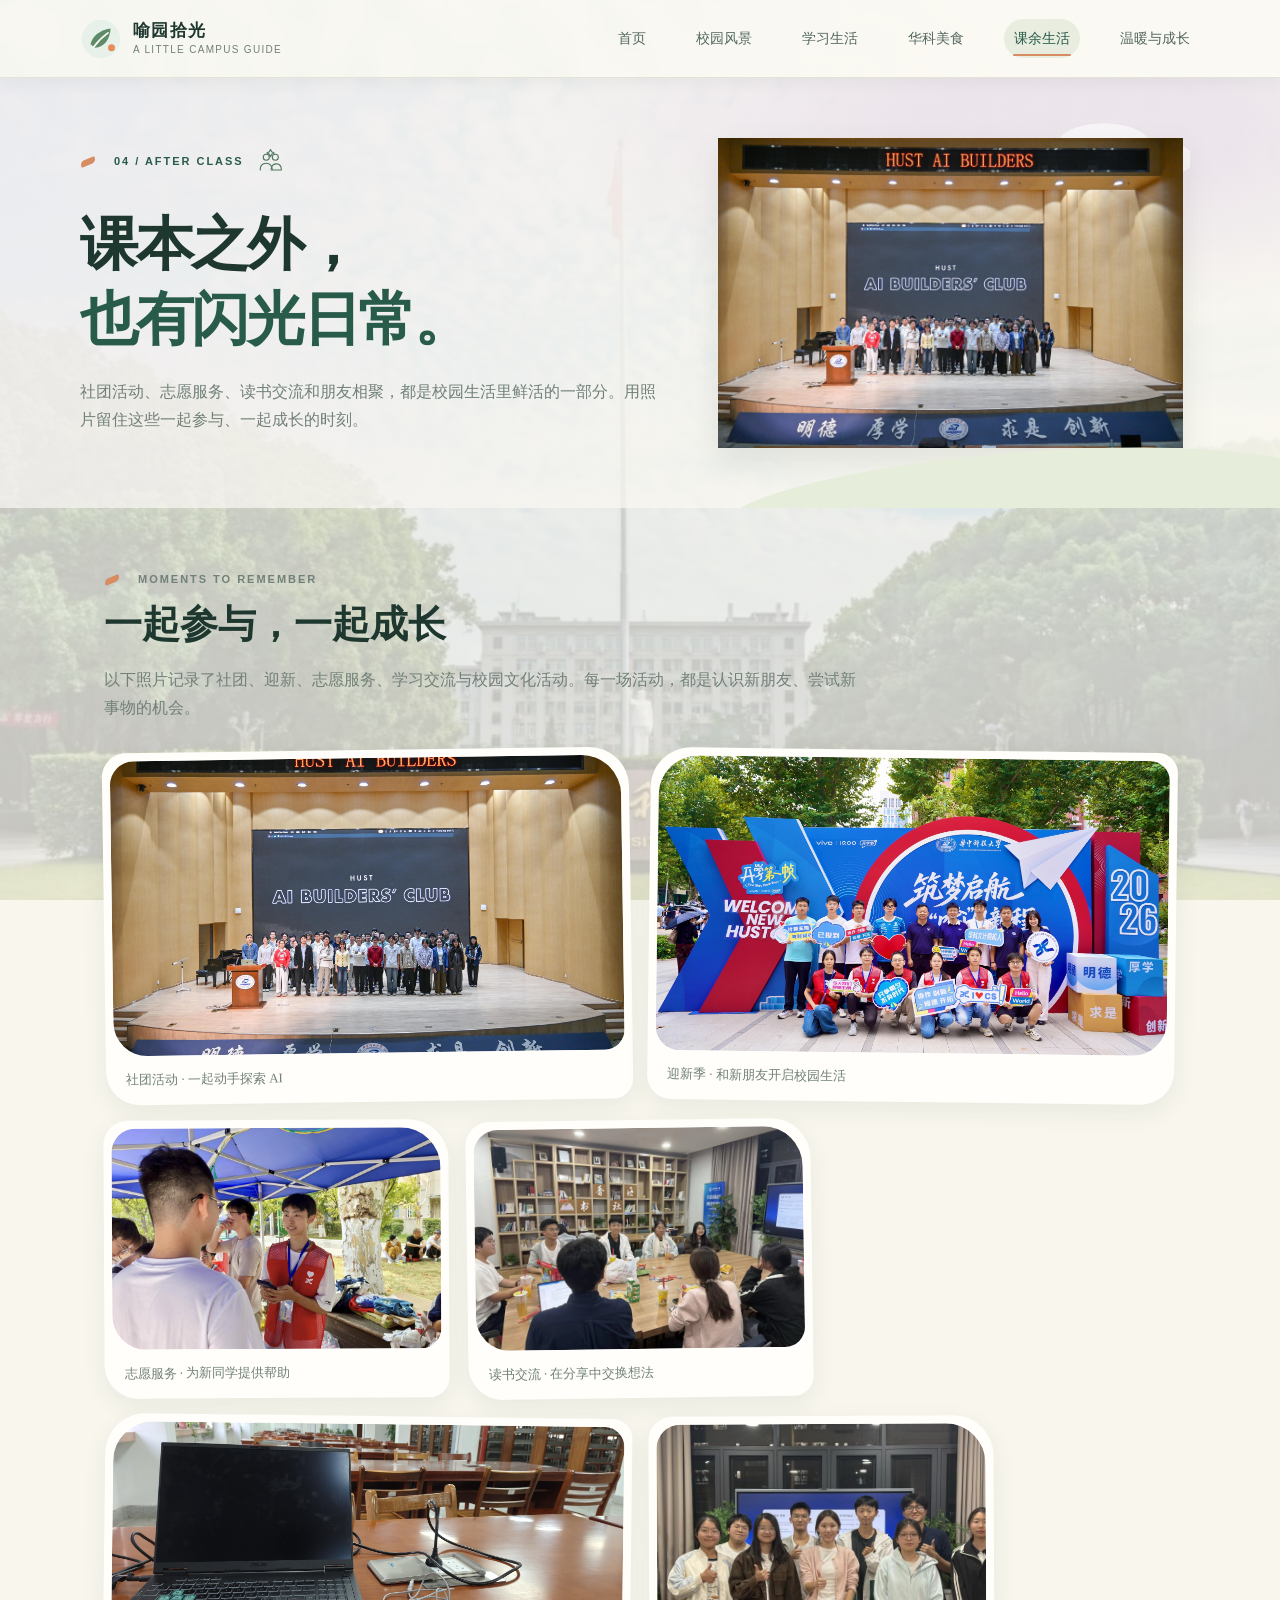
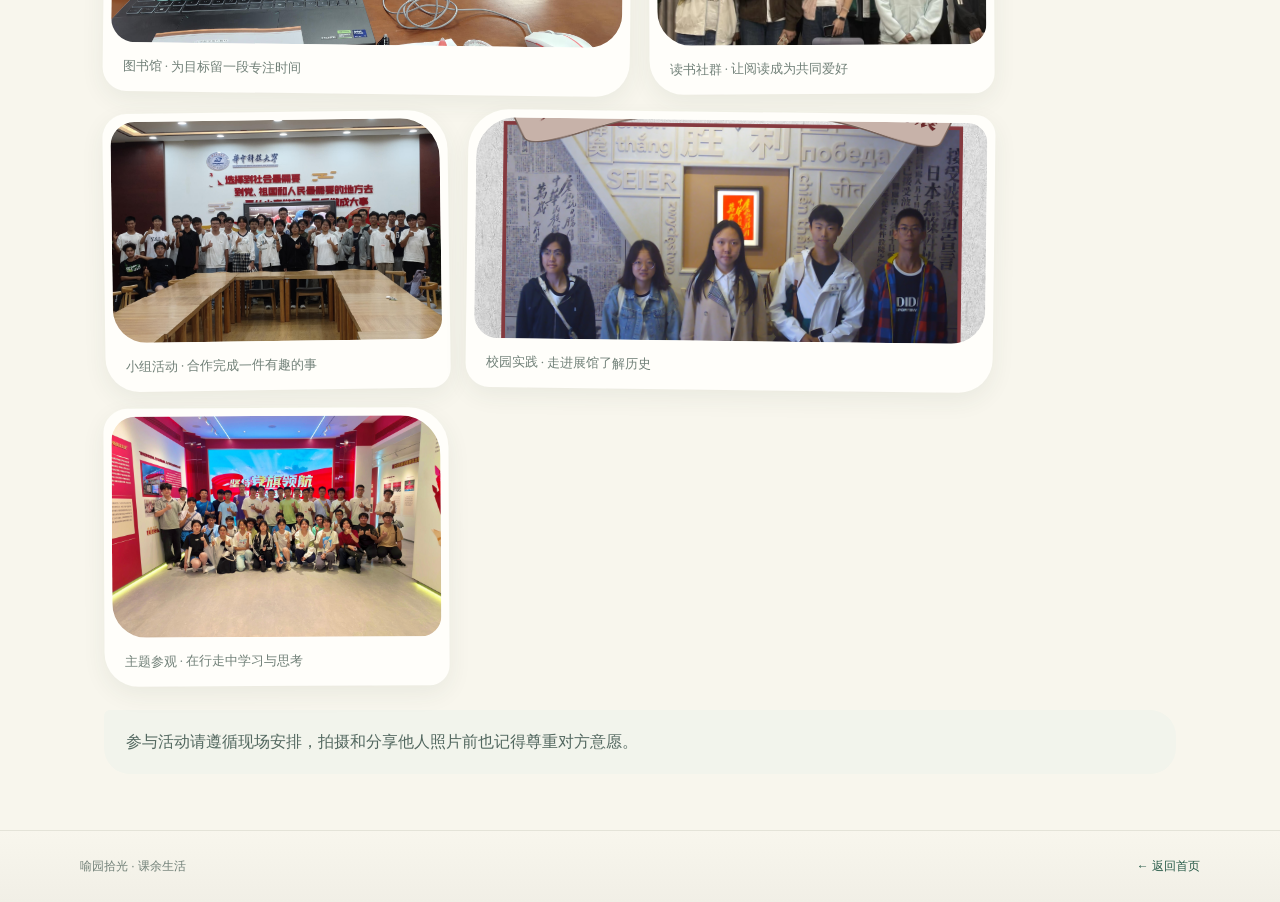
<file: web/life.html>
<!doctype html>
<html lang="zh-CN">
<head>
  <meta charset="utf-8">
  <meta name="viewport" content="width=device-width, initial-scale=1">
  <meta name="description" content="用社团、志愿服务、读书交流和校园活动照片记录华科课余生活。">
  <title>课余生活 — 喻园拾光</title>
  <link rel="stylesheet" href="../css/style.css?v=20261111-campus-background">
</head>
<body class="page-life">
  <header class="header">
    <a class="brand" href="../index.html"><img src="../image/brand-mark.svg" alt=""><span><b>喻园拾光</b><small>A LITTLE CAMPUS GUIDE</small></span></a>
    <nav aria-label="主导航"><a href="../index.html">首页</a><a href="campus.html">校园风景</a><a href="study.html">学习生活</a><a href="food.html">华科美食</a><a aria-current="page" href="life.html">课余生活</a><a href="growth.html">温暖与成长</a></nav>
  </header>
  <main>
    <section class="page-hero">
      <div><p class="eyebrow">04 / AFTER CLASS <svg class="chapter-glyph" viewBox="0 0 48 48" aria-hidden="true"><circle cx="17" cy="17" r="5"/><circle cx="32" cy="17" r="5"/><path d="M7 38c0-7 4-11 10-11s10 4 10 11m-2-2c1-5 4-8 9-8s8 4 8 10H25"/><path d="m22 8 2-4 2 4 4 2-4 2-2 4-2-4-4-2 4-2Z"/></svg></p><h1>课本之外，<br><em>也有闪光日常。</em></h1><p>社团活动、志愿服务、读书交流和朋友相聚，都是校园生活里鲜活的一部分。用照片留住这些一起参与、一起成长的时刻。</p></div>
      <img class="page-art" src="../image/life-ai-builders.jpg" alt="华科 AI Builders 活动现场合影">
    </section>
    <section class="content">
      <p class="eyebrow">MOMENTS TO REMEMBER</p>
      <h2>一起参与，一起成长</h2>
      <p>以下照片记录了社团、迎新、志愿服务、学习交流与校园文化活动。每一场活动，都是认识新朋友、尝试新事物的机会。</p>
      <div class="photo-grid">
        <figure class="photo-card"><img src="../image/life-ai-builders.jpg" alt="AI Builders 活动结束后的同学合影"><figcaption>社团活动 · 一起动手探索 AI</figcaption></figure>
        <figure class="photo-card"><img src="../image/life-welcome.jpg" alt="华科新生与同学们在迎新主题背景前合影"><figcaption>迎新季 · 和新朋友开启校园生活</figcaption></figure>
        <figure class="photo-card"><img src="../image/life-volunteers.jpg" alt="迎新志愿者在校园帐篷下提供帮助"><figcaption>志愿服务 · 为新同学提供帮助</figcaption></figure>
        <figure class="photo-card"><img src="../image/life-community.jpg" alt="同学们在书架旁围坐交流"><figcaption>读书交流 · 在分享中交换想法</figcaption></figure>
        <figure class="photo-card"><img src="../image/life-study-desk.jpg" alt="图书馆自习桌上的电脑、课本和文具"><figcaption>图书馆 · 为目标留一段专注时间</figcaption></figure>
        <figure class="photo-card"><img src="../image/life-reading-club.jpg" alt="读书社群的同学们在活动室合影"><figcaption>读书社群 · 让阅读成为共同爱好</figcaption></figure>
        <figure class="photo-card"><img src="../image/life-team.jpg" alt="同学们在活动室参加小组交流"><figcaption>小组活动 · 合作完成一件有趣的事</figcaption></figure>
        <figure class="photo-card"><img src="../image/life-museum.png" alt="同学们参观武汉抗战历史主题展览"><figcaption>校园实践 · 走进展馆了解历史</figcaption></figure>
        <figure class="photo-card"><img src="../image/life-volunteer-museum.jpg" alt="同学们参观红色主题展览并合影"><figcaption>主题参观 · 在行走中学习与思考</figcaption></figure>
      </div>
      <div class="callout">参与活动请遵循现场安排，拍摄和分享他人照片前也记得尊重对方意愿。</div>
    </section>
  </main>
  <footer>喻园拾光 · 课余生活<a href="../index.html">← 返回首页</a></footer>
</body>
</html>
</file>
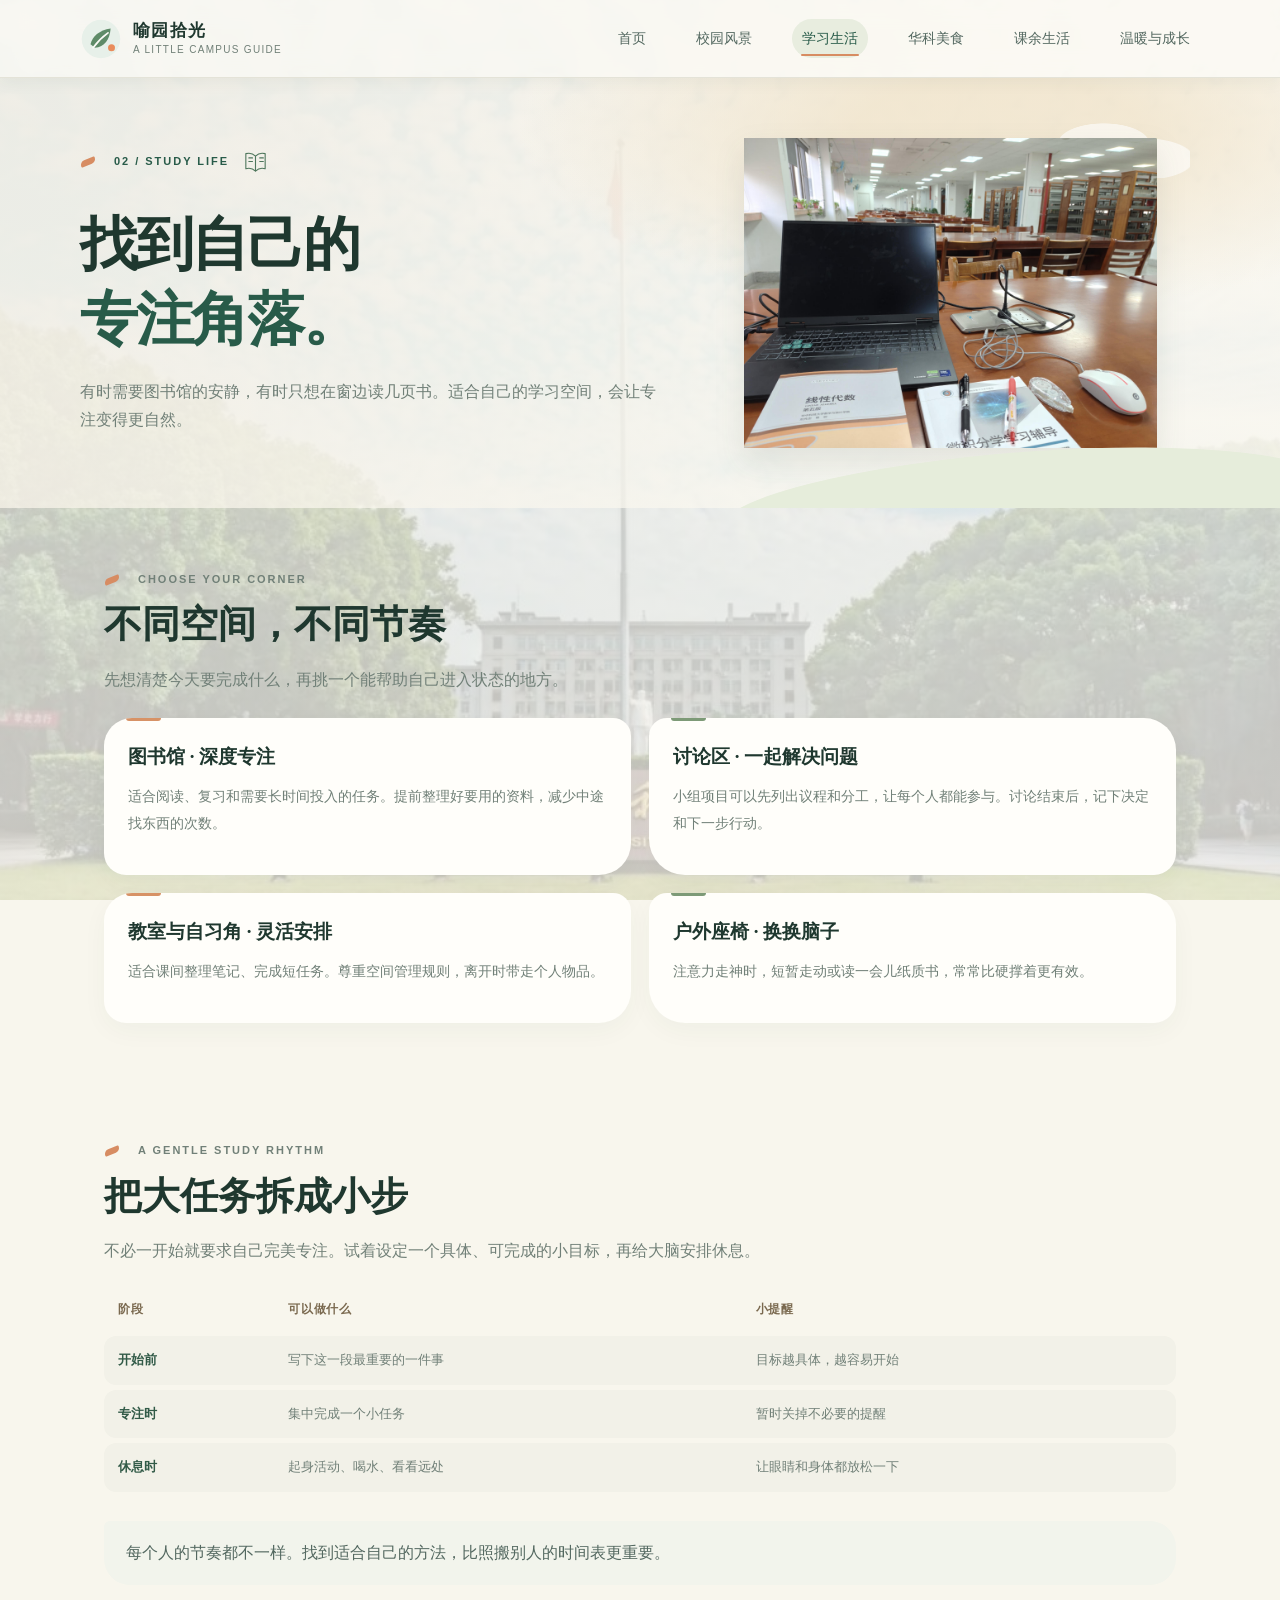
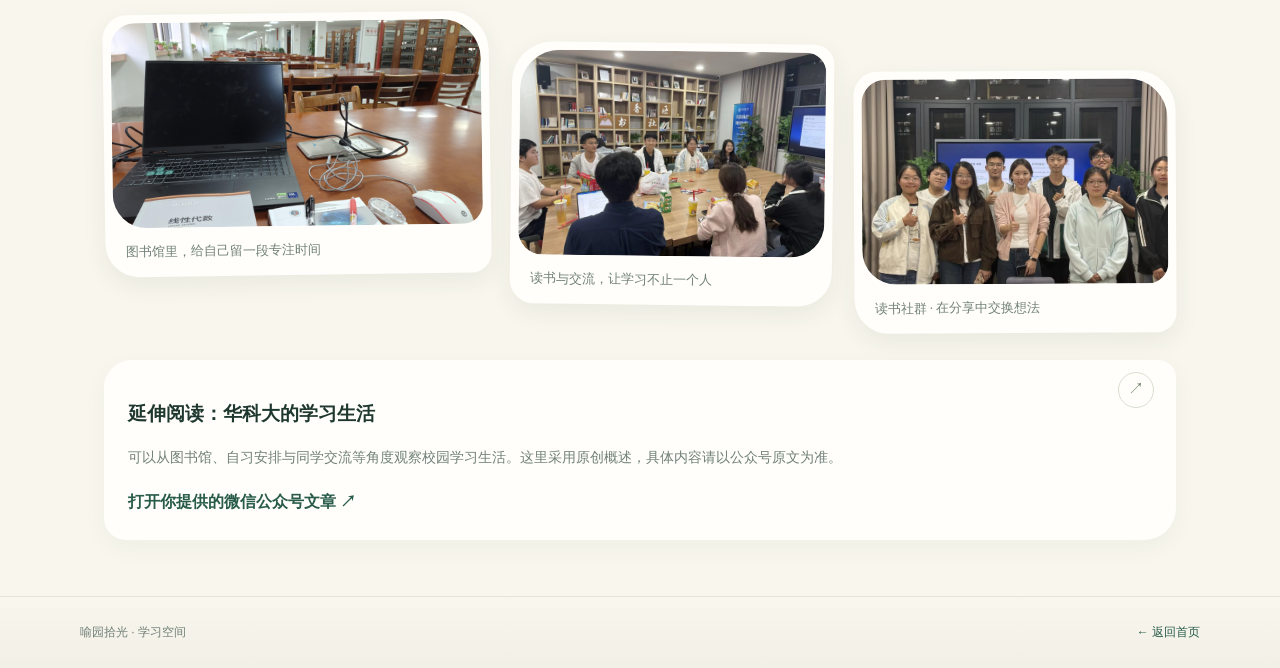
<file: web/study.html>
<!doctype html>
<html lang="zh-CN"><head><meta charset="utf-8"><meta name="viewport" content="width=device-width,initial-scale=1"><meta name="description" content="从图书馆到安静的自习角落，找到属于自己的专注节奏。"><title>学习空间 — 喻园拾光</title><link rel="stylesheet" href="../css/style.css?v=20261111-campus-background"></head>
<body class="page-study"><header class="header"><a class="brand" href="../index.html"><img src="../image/brand-mark.svg" alt=""><span><b>喻园拾光</b><small>A LITTLE CAMPUS GUIDE</small></span></a><nav aria-label="主导航"><a href="../index.html">首页</a><a href="campus.html">校园风景</a><a aria-current="page" href="study.html">学习生活</a><a href="food.html">华科美食</a><a href="life.html">课余生活</a><a href="growth.html">温暖与成长</a></nav></header>
<main><section class="page-hero"><div><p class="eyebrow">02 / STUDY LIFE <svg class="chapter-glyph" viewBox="0 0 48 48" aria-hidden="true"><path d="M8 11c7-2 12 0 16 4v25c-4-4-9-6-16-4V11Zm32 0c-7-2-12 0-16 4v25c4-4 9-6 16-4V11Z"/><path d="M13 18h6m12 0h6M13 24h6m12 0h6"/></svg></p><h1>找到自己的<br><em>专注角落。</em></h1><p>有时需要图书馆的安静，有时只想在窗边读几页书。适合自己的学习空间，会让专注变得更自然。</p></div><img class="page-art" src="../image/life-study-desk.jpg" alt="图书馆桌面上的电脑、课本和文具"></section>
<section class="content"><p class="eyebrow">CHOOSE YOUR CORNER</p><h2>不同空间，不同节奏</h2><p>先想清楚今天要完成什么，再挑一个能帮助自己进入状态的地方。</p><div class="content-grid"><article class="content-card"><h3>图书馆 · 深度专注</h3><p>适合阅读、复习和需要长时间投入的任务。提前整理好要用的资料，减少中途找东西的次数。</p></article><article class="content-card"><h3>讨论区 · 一起解决问题</h3><p>小组项目可以先列出议程和分工，让每个人都能参与。讨论结束后，记下决定和下一步行动。</p></article><article class="content-card"><h3>教室与自习角 · 灵活安排</h3><p>适合课间整理笔记、完成短任务。尊重空间管理规则，离开时带走个人物品。</p></article><article class="content-card"><h3>户外座椅 · 换换脑子</h3><p>注意力走神时，短暂走动或读一会儿纸质书，常常比硬撑着更有效。</p></article></div></section>
<section class="content"><p class="eyebrow">A GENTLE STUDY RHYTHM</p><h2>把大任务拆成小步</h2><p>不必一开始就要求自己完美专注。试着设定一个具体、可完成的小目标，再给大脑安排休息。</p><table><thead><tr><th>阶段</th><th>可以做什么</th><th>小提醒</th></tr></thead><tbody><tr><td>开始前</td><td>写下这一段最重要的一件事</td><td>目标越具体，越容易开始</td></tr><tr><td>专注时</td><td>集中完成一个小任务</td><td>暂时关掉不必要的提醒</td></tr><tr><td>休息时</td><td>起身活动、喝水、看看远处</td><td>让眼睛和身体都放松一下</td></tr></tbody></table><div class="callout">每个人的节奏都不一样。找到适合自己的方法，比照搬别人的时间表更重要。</div>
<div class="photo-grid"><figure class="photo-card"><img src="../image/life-study-desk.jpg" alt="图书馆自习桌与学习用品"><figcaption>图书馆里，给自己留一段专注时间</figcaption></figure><figure class="photo-card"><img src="../image/life-community.jpg" alt="同学们在书架旁围坐交流"><figcaption>读书与交流，让学习不止一个人</figcaption></figure><figure class="photo-card"><img src="../image/life-reading-club.jpg" alt="同学们参加读书社群活动"><figcaption>读书社群 · 在分享中交换想法</figcaption></figure></div>
<article class="source-card"><h3>延伸阅读：华科大的学习生活</h3><p>可以从图书馆、自习安排与同学交流等角度观察校园学习生活。这里采用原创概述，具体内容请以公众号原文为准。</p><a class="source-link" href="https://mp.weixin.qq.com/s/o0N_SmcU_Pj06vhXX0bzeA" target="_blank" rel="noopener noreferrer">打开你提供的微信公众号文章 ↗</a></article></section></main>
<footer>喻园拾光 · 学习空间<a href="../index.html">← 返回首页</a></footer></body></html>
</file>
<file: css/style.css>
:root{--ink:#203c36;--green:#245c4b;--muted:#6e8078;--paper:#fbfaf6;--line:#e5e9e1;--orange:#e98c5c;--serif:"Noto Serif SC","Songti SC","SimSun",serif;--sans:"PingFang SC","Microsoft YaHei",sans-serif}
*{box-sizing:border-box}
html{scroll-behavior:smooth}
body{margin:0;background:var(--paper);color:var(--ink);font-family:var(--sans);line-height:1.75}
a{color:inherit}
.header{min-height:78px;padding:12px max(24px,calc((100% - 1120px)/2));display:flex;align-items:center;justify-content:space-between;gap:24px;border-bottom:1px solid var(--line);background:#fbfaf6}
.brand{display:flex;align-items:center;gap:11px;text-decoration:none;flex-shrink:0}
.brand img{width:42px;height:42px}
.brand b,.brand small{display:block;line-height:1.35}
.brand b{font-size:17px;letter-spacing:.08em}
.brand small{font-size:10px;color:var(--muted);letter-spacing:.13em}
nav{display:flex;align-items:center;gap:clamp(12px,2.4vw,30px);flex-wrap:wrap}
nav a{text-decoration:none;color:#536860;font-size:14px;padding:7px 0}
nav a:hover,nav a[aria-current=page]{color:var(--green);border-bottom:2px solid var(--orange)}
.hero{padding:76px max(24px,calc((100% - 1120px)/2));display:grid;grid-template-columns:1fr 1.05fr;align-items:center;gap:28px;background:radial-gradient(ellipse at 80% 8%,#e7efd9,transparent 35%),linear-gradient(#f8f8ef,var(--paper))}
.eyebrow{color:var(--green);font-size:11px;font-weight:bold;letter-spacing:.18em}
.eyebrow:before{content:"";display:inline-block;width:23px;height:1px;background:var(--orange);vertical-align:middle;margin-right:10px}
h1,h2,h3{font-family:var(--serif);line-height:1.3}
h1{font-size:clamp(42px,5.3vw,68px);font-weight:600;letter-spacing:-.04em;margin:20px 0}
h1 em{font-style:normal;color:var(--green)}
.hero-copy p,.section-title p{max-width:570px;color:var(--muted);line-height:1.9}
.button{display:inline-block;background:var(--green);color:white;padding:11px 22px;border-radius:4px;text-decoration:none;font-weight:bold;margin-top:12px}
.button:hover{background:#193f35}
.hero-art{width:100%;max-height:430px}
.section{padding:76px max(24px,calc((100% - 1120px)/2))}
.section-title{margin-bottom:28px}
h2{font-size:clamp(28px,3.2vw,38px);margin:12px 0}
.section-title p{font-size:14px}
.cards{display:grid;grid-template-columns:repeat(4,1fr);gap:18px}
.card{padding:23px;border:1px solid var(--line);border-radius:8px;background:white;text-decoration:none;transition:transform .2s,box-shadow .2s}
.card:hover{transform:translateY(-4px);box-shadow:0 12px 32px #24453617}
.card img{width:100%;height:145px;object-fit:cover;border-radius:5px}
.card img[src$=".svg"]{object-fit:contain}
.card small{color:var(--orange);font-size:11px;font-weight:bold;letter-spacing:.12em}
.card h3{margin:8px 0}
.card p{color:var(--muted);font-size:13px}
.card>b{color:var(--green);font-size:13px}
.quote{padding:58px max(24px,calc((100% - 1120px)/2));background:#193f35;color:white}
.quote .eyebrow{color:#d7e5a0}
.quote blockquote{max-width:780px;font:600 clamp(25px,3.5vw,39px)/1.7 var(--serif);margin:14px 0}
.quote p{color:#ffffffae;font-size:14px}
.button-outline{border:1px solid #ffffff99;background:transparent}
footer{padding:25px max(24px,calc((100% - 1120px)/2));border-top:1px solid var(--line);color:var(--muted);font-size:12px;display:flex;justify-content:space-between;gap:16px}
footer a{color:var(--green);text-decoration:none}
.page-hero{padding:58px max(24px,calc((100% - 1120px)/2));display:grid;grid-template-columns:1fr .85fr;align-items:center;gap:35px;background:linear-gradient(#f1f5ea,var(--paper))}
.page-hero h1{font-size:clamp(38px,4.7vw,58px)}
.page-hero p:not(.eyebrow){color:var(--muted);max-width:590px}
.page-art{width:100%;max-height:310px;object-fit:contain}
.content{max-width:1120px;margin:auto;padding:56px 24px}
.content h2{margin-top:0}
.content>p{max-width:760px;color:var(--muted)}
.content-grid{display:grid;grid-template-columns:repeat(2,1fr);gap:18px;margin-top:24px}
.content-card{padding:24px;border:1px solid var(--line);border-radius:7px;background:white}
.content-card h3{margin:4px 0 8px}
.content-card p,.content-card li{font-size:14px;color:var(--muted)}
.content-card ul{padding-left:20px}
.route{display:grid;grid-template-columns:repeat(3,1fr);gap:14px;margin-top:25px}
.route article{padding:19px;border-top:2px solid var(--green);background:#f2f4ec}
.route small{color:var(--orange);font-weight:bold}
.route h3{font-size:17px}
.route p{font-size:13px;color:var(--muted)}
.story{display:grid;grid-template-columns:1fr 1fr;gap:35px;align-items:center}
.story img{width:100%;border-radius:8px}
.caption{font-size:11px!important;color:var(--muted)}
.callout{margin-top:24px;padding:18px 22px;border-left:3px solid var(--orange);background:#f2f4ec;color:#536860}
.photo-grid{display:grid;grid-template-columns:repeat(4,minmax(0,1fr));gap:16px;margin-top:28px}
.photo-card{overflow:hidden;margin:0;border:1px solid var(--line);border-radius:8px;background:#fff}
.photo-card img{display:block;width:100%;height:190px;object-fit:cover}
.photo-card figcaption{padding:12px 14px;color:var(--muted);font-size:13px}
.gallery-label{margin-top:42px}
.source-card{margin-top:26px;padding:24px;border:1px solid var(--line);border-radius:8px;background:#f2f4ec}
.source-card p{color:var(--muted);font-size:14px}
.source-link{display:inline-block;margin-top:4px;color:var(--green);font-weight:bold;text-decoration:none}
.source-link:hover{text-decoration:underline}
table{width:100%;border-collapse:collapse;font-size:13px;margin-top:18px}
th,td{text-align:left;padding:11px;border-bottom:1px solid var(--line)}
th{color:var(--green)}
td{color:var(--muted)}
@media(max-width:900px){.cards{grid-template-columns:repeat(2,1fr)}.photo-grid{grid-template-columns:repeat(2,minmax(0,1fr))}}
@media(max-width:760px){.header{align-items:flex-start;flex-direction:column;padding:13px 20px;gap:8px}nav{gap:7px 17px}nav a{font-size:12px}.hero,.page-hero{grid-template-columns:1fr;padding:48px 24px}.hero-art{max-width:600px;margin:auto}.cards{grid-template-columns:1fr}.card img{height:190px}.section{padding:55px 24px}.quote{padding:48px 24px}.content-grid,.route,.story{grid-template-columns:1fr}.photo-card img{height:220px}.content{padding:44px 24px}footer{padding:20px 24px;flex-direction:column;gap:5px}}
@media(prefers-reduced-motion:reduce){html{scroll-behavior:auto}*,*::before,*::after{transition:none!important}}

/* Softer, hand-shaped details across the campus pages. */
:root{--paper:#fcfaf3;--line:#e7e5d9;--orange:#dc8050}
.header{background:#fcfaf3}
.button{border-radius:24px 24px 24px 8px;box-shadow:0 5px 0 #183b3220}
.hero,.page-hero{position:relative;isolation:isolate;overflow:hidden}
.hero:before,.page-hero:before{content:"";position:absolute;z-index:-1;right:7%;top:24px;width:180px;height:76px;background:radial-gradient(ellipse at 30% 75%,#fff9 0 23%,transparent 24%),radial-gradient(ellipse at 52% 55%,#fff9 0 34%,transparent 35%),radial-gradient(ellipse at 75% 75%,#fff9 0 25%,transparent 26%);pointer-events:none}
.hero:after,.page-hero:after{content:"";position:absolute;z-index:0;right:-4%;bottom:-56px;width:48%;height:112px;border-radius:52% 48% 0 0;background:#e6eddb;transform:rotate(-4deg);pointer-events:none}
.hero-copy,.hero-art,.page-hero>div,.page-hero>figure{position:relative;z-index:1}
.hero-art{border-radius:48% 52% 32% 38% / 34% 37% 63% 66%;filter:drop-shadow(0 14px 18px #213c3020)}
.cards{gap:22px}
.card{border:0;border-radius:30px 18px 34px 22px;background:#fffefa;box-shadow:0 9px 28px #2445360c;transform:rotate(-.5deg)}
.card:nth-child(even){border-radius:19px 34px 22px 32px;transform:rotate(.6deg)}
.card:hover{transform:translateY(-5px) rotate(0deg);box-shadow:0 14px 34px #24453618}
.card img{border-radius:24px 40px 20px 34px}
.card:nth-child(even) img{border-radius:42px 22px 36px 18px}
.content-card,.source-card{border:0;border-radius:28px 18px 32px 22px;background:#fffefa;box-shadow:0 8px 26px #2445360a}
.content-card:nth-child(even){border-radius:18px 32px 22px 36px}
.callout{border:0;border-radius:6px 26px 26px 26px}
.photo-card{border:0;border-radius:24px 40px 20px 34px;background:#fffefa;box-shadow:0 8px 25px #24453612}
.photo-card:nth-child(3n+2){border-radius:40px 20px 34px 24px}
.photo-card img{border-radius:inherit}
.route article{border:0;border-radius:6px 26px 22px 24px}
.quote{position:relative;overflow:hidden}
.quote:after{content:"";position:absolute;right:-5%;bottom:-90px;width:55%;height:180px;border-radius:55% 45% 0 0;background:#ffffff0b;transform:rotate(-7deg);pointer-events:none}
.food-hero{grid-template-columns:1.05fr .82fr;background:radial-gradient(ellipse at 83% 12%,#f2dfc2 0 10%,transparent 35%),linear-gradient(#f5f2e7,var(--paper))}
.food-cover{position:relative;margin:0;padding:12px 12px 20px;background:#fffefa;border-radius:38px 52px 26px 46px;transform:rotate(2deg);box-shadow:0 18px 40px #63452a20}
.food-cover img{display:block;width:100%;height:310px;object-fit:cover;border-radius:45% 55% 34% 30% / 25% 28% 42% 38%}
.food-cover figcaption{padding:10px 12px 0;color:var(--muted);font:italic 14px var(--serif)}
.food-sticker{position:absolute;right:-17px;top:-18px;display:grid;place-content:center;width:76px;height:76px;border-radius:48% 52% 48% 52% / 55% 44% 56% 45%;background:#e8a267;color:#fff;text-align:center;font:600 15px/1.35 var(--serif);transform:rotate(8deg)}
.food-content{padding-top:62px}
.food-intro{max-width:760px}
.food-gallery{display:grid;grid-template-columns:repeat(12,minmax(0,1fr));grid-template-rows:repeat(12,78px);gap:14px;margin:42px 0 30px}
.food-item{display:flex;min-width:0;min-height:0;flex-direction:column;margin:0;padding:9px 9px 13px;background:#fffefa;box-shadow:0 9px 28px #24453612}
.food-item img{display:block;flex:1;min-height:0;width:100%;object-fit:cover}
.food-item figcaption{padding:9px 7px 0}
.food-item figcaption>span{color:#bc7651;font-size:10px;font-weight:700;letter-spacing:.12em}
.food-item h3{margin:3px 0;font-size:17px}
.food-item p{margin:0;color:var(--muted);font-size:12px;line-height:1.65}
.food-item--1{grid-column:1/6;grid-row:1/4;border-radius:34px 18px 28px 16px;transform:rotate(-1deg)}
.food-item--2{grid-column:6/13;grid-row:1/4;border-radius:20px 36px 16px 30px;transform:rotate(.7deg)}
.food-item--3{grid-column:1/5;grid-row:4/7;border-radius:18px 30px 20px 34px;transform:rotate(.6deg)}
.food-item--4{grid-column:5/9;grid-row:4/7;border-radius:34px 18px 36px 20px;transform:rotate(-.7deg)}
.food-item--5{grid-column:9/13;grid-row:4/7;border-radius:22px 36px 18px 30px;transform:rotate(.8deg)}
.food-item--6{grid-column:1/4;grid-row:7/10;border-radius:34px 20px 30px 18px;transform:rotate(-.6deg)}
.food-item--7{grid-column:4/8;grid-row:7/10;border-radius:20px 36px 22px 34px;transform:rotate(.7deg)}
.food-item--8{grid-column:8/13;grid-row:7/10;border-radius:36px 18px 32px 20px;transform:rotate(-.5deg)}
.food-item--9{grid-column:4/10;grid-row:10/13;border-radius:18px 34px 20px 36px;transform:rotate(.4deg)}
.food-item--1 img{border-radius:25px 48px 20px 34px}
.food-item--2 img{border-radius:42px 20px 35px 18px}
.food-item--3 img{border-radius:20px 34px 18px 40px}
.food-item--4 img{border-radius:38px 18px 30px 22px}
.food-item--5 img{border-radius:18px 42px 22px 34px}
.food-item--6 img{border-radius:36px 22px 40px 18px}
.food-item--7 img{border-radius:20px 40px 18px 34px}
.food-item--8 img{border-radius:45px 20px 36px 18px}
.food-item--9 img{border-radius:20px 38px 18px 42px}
.food-footnote{max-width:780px;margin:38px 0 0;padding-left:18px;border-left:2px solid #e3a06f;color:var(--muted);font:16px/1.9 var(--serif)}
.food-content .source-card{margin-top:30px}
@media(max-width:900px){
  .food-gallery{grid-template-rows:repeat(12,70px);gap:12px}
  .food-item figcaption{padding:7px 5px 0}
  .food-item h3{font-size:15px}
  .food-item p{font-size:11px;line-height:1.5}
}
@media(max-width:760px){
  .hero:after,.page-hero:after{width:75%;right:-10%}
  .food-hero{gap:20px}
  .food-cover{width:min(88%,440px);margin:4px auto 16px}
  .food-cover img{height:250px}
  .food-gallery{display:flex;flex-direction:column;gap:22px;margin-top:30px}
  .food-item{min-height:0;padding:10px 10px 16px}
  .food-item img{height:250px;flex:none}
  .food-item figcaption{padding:11px 8px 0}
  .food-item h3{font-size:18px}
  .food-item p{font-size:13px;line-height:1.7}
  .food-item--1,.food-item--2,.food-item--3,.food-item--4,.food-item--5,.food-item--6,.food-item--7,.food-item--8,.food-item--9{transform:none}
  .food-item:nth-child(even){margin-left:7%}
  .food-item:nth-child(odd){margin-right:5%}
}
@media(max-width:420px){
  .food-cover{width:94%}
  .food-cover img,.food-item img{height:215px}
  .food-item:nth-child(even){margin-left:3%}
  .food-item:nth-child(odd){margin-right:2%}
}
.growth-hero{grid-template-columns:1fr .75fr;background:radial-gradient(ellipse at 82% 18%,#e9dfc8 0 12%,transparent 36%),linear-gradient(#f3f2e8,var(--paper))}
.growth-byline{margin-top:24px;color:#877967!important;font:14px/1.9 var(--serif)}
.growth-mark{display:flex;align-items:center;justify-content:center;gap:12px;width:min(100%,360px);aspect-ratio:1;margin:auto;border:1px solid #d5d9c5;border-radius:46% 54% 60% 40% / 49% 42% 58% 51%;background:radial-gradient(ellipse at 50% 45%,#fffdf4 0 35%,transparent 36%),linear-gradient(145deg,#e9eddd,#d9e3d2);color:var(--green);font:600 clamp(18px,2.4vw,27px) var(--serif);transform:rotate(-5deg)}
.growth-mark i{color:#d79565;font-style:normal}
.growth-essay{max-width:920px;margin:0 auto;padding:68px 28px 76px}
.growth-opening{max-width:780px;margin:0 auto 62px;color:#425b50;font:20px/2.05 var(--serif);letter-spacing:.02em}
.essay-part{display:grid;grid-template-columns:70px 1fr;gap:24px;padding:38px 0;border-top:1px solid #e4e3d7}
.essay-index{display:grid;place-items:center;width:52px;height:52px;border-radius:48% 52% 42% 58%;background:#e8eddf;color:#49725f;font:20px var(--serif);transform:rotate(-7deg)}
.essay-part--warm .essay-index{background:#f5e8d8;color:#bb7950;transform:rotate(6deg)}
.essay-part .eyebrow{margin:0 0 8px}
.essay-part h2,.essay-ending h2{margin:0 0 20px;font-size:clamp(25px,3vw,34px)}
.essay-part>div>p:not(.eyebrow),.essay-ending>p:not(.eyebrow){color:#5d7067;font-size:15px;line-height:2.05}
.essay-part blockquote{margin:24px 0;padding:17px 24px;border-left:3px solid #d99769;border-radius:4px 24px 20px 4px;background:#f4f0e5;color:#74553e;font:600 19px/1.8 var(--serif)}
.essay-ending{position:relative;margin:35px 0 0;padding:38px 42px;border-radius:34px 18px 38px 22px;background:#f0f2e8}
.essay-ending:after{position:absolute;right:26px;top:-18px;content:"✳";color:#d99769;font-size:29px;transform:rotate(13deg)}
.essay-ending .eyebrow{margin-top:0}
.growth-motto{margin:24px 0;padding:18px 20px;border-radius:26px 8px 26px 8px;background:#fffdf6;color:var(--green)!important;font:600 18px/1.9 var(--serif)!important;text-align:center}
.growth-signature{margin:26px 0 0!important;color:#877967!important;font:14px/1.9 var(--serif)!important;text-align:right}
@media(max-width:760px){
  .growth-hero{gap:15px}
  .growth-mark{width:min(72%,270px);margin:0 auto 10px}
  .growth-essay{padding:42px 24px 55px}
  .growth-opening{margin-bottom:38px;font-size:18px}
  .essay-part{grid-template-columns:42px 1fr;gap:12px;padding:28px 0}
  .essay-index{width:38px;height:38px;font-size:16px}
  .essay-ending{padding:28px 22px}
}
.home-hero{min-height:490px}
.home-hero .hero-copy{z-index:2}
.home-hero .hero-art{z-index:2;transform:translate3d(var(--art-x,0px),var(--art-y,0px),0);transition:transform .35s ease-out}
.home-scene{position:absolute;z-index:1;inset:0;overflow:hidden;pointer-events:none;--cloud-shift:0px;--wind-lean:0deg}
.drifting-cloud{position:absolute;left:-18%;width:92px;height:26px;border-radius:999px;background:#fff9;filter:drop-shadow(0 5px 7px #5874540c);animation:cloud-drift 48s linear infinite;translate:var(--cloud-shift) 0}
.drifting-cloud:before,.drifting-cloud:after{position:absolute;bottom:5px;content:"";border-radius:50%;background:inherit}
.drifting-cloud:before{left:18px;width:36px;height:36px}
.drifting-cloud:after{left:43px;width:27px;height:27px}
.cloud-one{top:14%;animation-duration:55s}
.cloud-two{top:34%;animation-duration:68s;animation-delay:-31s;scale:.7}
.cloud-three{top:8%;animation-duration:76s;animation-delay:-49s;scale:.52}
.grass-patch{position:absolute;bottom:-4px;display:flex;align-items:flex-end;gap:4px;height:72px}
.grass-left{left:3%}
.grass-right{right:7%;scale:.76;transform-origin:bottom}
.grass-patch i{display:block;width:4px;height:32px;border-radius:100% 0 0 0;background:#77926d;transform-origin:bottom center;animation:grass-sway 2.8s ease-in-out infinite alternate}
.grass-patch i:nth-child(2){height:48px;animation-delay:-1.1s;background:#91a37b}
.grass-patch i:nth-child(3){height:40px;animation-delay:-.5s;background:#627f63}
.grass-patch i:nth-child(4){height:57px;animation-delay:-1.8s;background:#849c72}
.grass-patch i:nth-child(5){height:28px;animation-delay:-.8s;background:#a0a77a}
.wind-toggle{display:inline-block;margin:12px 0 0 9px;padding:8px 13px;border:1px solid #b7c5b0;border-radius:18px;background:#fff9;color:#41644f;font:600 12px var(--sans);cursor:pointer;transition:background .2s,transform .2s}
.wind-toggle:hover{background:#fff;transform:translateY(-2px)}
.wind-toggle:focus-visible{outline:2px solid #dc8050;outline-offset:3px}
.wind-hint{display:inline-block;margin-left:10px;color:#819086;font-size:11px}
.wind-paused .drifting-cloud,.wind-paused .grass-patch i{animation-play-state:paused}
@keyframes cloud-drift{from{transform:translateX(-4vw)}to{transform:translateX(135vw)}}
@keyframes grass-sway{from{transform:rotate(calc(var(--wind-lean,0deg) - 8deg))}to{transform:rotate(calc(var(--wind-lean,0deg) + 8deg))}}
@media(max-width:760px){
  .home-hero{min-height:0}
  .home-hero .hero-copy{order:0}
  .home-hero .hero-art{order:1}
  .wind-hint{display:block;margin:7px 0 0}
  .grass-patch{height:48px}
  .grass-patch i{height:24px}
  .grass-patch i:nth-child(2){height:34px}
  .grass-patch i:nth-child(3){height:29px}
  .grass-patch i:nth-child(4){height:40px}
  .grass-patch i:nth-child(5){height:21px}
}
@media(prefers-reduced-motion:reduce){
  .drifting-cloud,.grass-patch i{animation:none}
  .home-hero .hero-art{transition:none}
}

/* Yuyuan field-notes visual system: ink, paper, and one small hand-drawn mark per topic. */
:root{--ink:#1f382f;--green:#285b49;--muted:#718078;--paper:#faf8f0;--line:#e4e3d8;--orange:#ce7951;--sun:#e9b46b}
::selection{background:#dce7cf;color:#203c36}
.header{position:relative;z-index:5;box-shadow:0 3px 16px #263f3210}
.brand img{transition:transform .35s ease}
.brand:hover img{transform:rotate(-9deg) scale(1.08)}
nav a{position:relative;padding:7px 10px;border-radius:20px;transition:background .2s,color .2s}
nav a:hover,nav a[aria-current=page]{border:0;background:#e8eddf;color:var(--green)}
nav a[aria-current=page]:after{position:absolute;right:9px;bottom:2px;left:9px;height:2px;border-radius:3px;background:#d78c62;content:""}
.eyebrow{display:inline-flex;align-items:center;gap:8px}
.eyebrow:before{width:16px;height:6px;border-radius:10px 2px;background:#d78c62;transform:rotate(-22deg)}
.chapter-glyph{width:29px;height:29px;margin-left:4px;overflow:visible;fill:none;stroke:#4e765c;stroke-linecap:round;stroke-linejoin:round;stroke-width:1.8;vertical-align:middle}
.page-hero{min-height:320px}
.page-hero>div{max-width:620px}
.page-hero .page-art{filter:drop-shadow(0 13px 15px #273c2c19);transition:transform .35s cubic-bezier(.2,.8,.2,1)}
.page-hero .page-art:hover{transform:translateY(-5px) rotate(1deg)}
.page-campus .page-hero{background:radial-gradient(ellipse at 82% 18%,#dce8d4 0 11%,transparent 34%),linear-gradient(130deg,#f1f2e7,#fbf8ee 68%)}
.page-study .page-hero{background:radial-gradient(ellipse at 78% 12%,#f0e2c7 0 10%,transparent 34%),linear-gradient(130deg,#f5f0e5,#faf8f0 70%)}
.page-life .page-hero{background:radial-gradient(ellipse at 84% 12%,#e8dfea 0 11%,transparent 35%),linear-gradient(135deg,#f3eff1,#faf8f0 72%)}
.page-growth .growth-hero{background:radial-gradient(ellipse at 82% 18%,#e9dfc8 0 12%,transparent 36%),linear-gradient(135deg,#f3f2e8,#faf8f0 72%)}
.page-food .food-hero{background:radial-gradient(ellipse at 83% 12%,#f2dfc2 0 10%,transparent 35%),linear-gradient(135deg,#f5f0e4,#faf8f0 72%)}
.section-title{position:relative;padding-left:17px}
.section-title:before{position:absolute;top:3px;bottom:7px;left:0;width:3px;border-radius:10px;background:linear-gradient(#d78960,#e6bf78 48%,#68896e);content:""}
.section-title h2{letter-spacing:.015em}
.section-title>p:last-child{max-width:510px}
.cards{align-items:stretch}
.card{position:relative;overflow:hidden;padding:15px 17px 20px;transition:transform .28s cubic-bezier(.2,.8,.2,1),box-shadow .28s}
.card:after{position:absolute;right:-28px;bottom:-45px;width:110px;height:110px;border:1px solid #dfe6d7;border-radius:50%;content:"";transition:transform .35s}
.card:hover:after{transform:scale(1.25) translate(-5px,-5px)}
.card img{height:170px;transition:transform .55s cubic-bezier(.2,.8,.2,1),filter .3s}
.card:hover img{transform:scale(1.035);filter:saturate(1.08)}
.card small{display:inline-flex;align-items:center;gap:7px;margin-top:16px;font-size:10px}
.card small:before{width:16px;height:1px;background:currentColor;content:""}
.card h3{margin:8px 0 4px;font-size:23px}
.card p{max-width:230px;min-height:45px}
.card>b{position:relative;z-index:1;display:inline-block;margin-top:4px;padding-bottom:2px;border-bottom:1px solid #b6c8b7;transition:transform .2s}
.card:hover>b{transform:translateX(4px)}
.card-icon{position:absolute;z-index:2;top:27px;right:27px;display:grid;place-items:center;width:47px;height:47px;border:1px solid #ffffffc7;border-radius:45% 55% 48% 52%;background:#fbfaf1e8;color:#315b49;box-shadow:0 5px 15px #203c3620;transform:rotate(5deg);transition:transform .3s}
.card:nth-child(even) .card-icon{border-radius:55% 42% 58% 45%;transform:rotate(-6deg)}
.card:hover .card-icon{transform:rotate(0) scale(1.09)}
.card-icon svg{width:29px;height:29px;fill:none;stroke:currentColor;stroke-width:1.8;stroke-linecap:round;stroke-linejoin:round}
.card-campus .card-icon{color:#3f7355}
.card-study .card-icon{color:#846c4d}
.card-food .card-icon{color:#c06e49}
.card-life .card-icon{color:#80658f}
.section{position:relative}
.section#discover{padding-top:84px;padding-bottom:88px}
.quote{background:linear-gradient(115deg,#183d32,#224f40 66%,#315947)}
.quote blockquote{max-width:820px}
.quote .button{border-radius:22px 22px 22px 7px}
footer{background:linear-gradient(180deg,transparent,#f1efe6)}
.content{position:relative}
.content>.eyebrow:not(.gallery-label){margin-top:4px}
.content-grid{align-items:stretch}
.content-card{position:relative;overflow:hidden;padding:23px 24px 24px}
.content-card:before{position:absolute;top:0;left:22px;width:35px;height:3px;border-radius:0 0 4px 4px;background:#d79266;content:""}
.content-card:nth-child(even):before{background:#7d9a77}
.content-card h3{font-size:19px}
.content-card p{line-height:1.9}
.route{gap:18px}
.route article{position:relative;overflow:hidden;min-height:185px;padding:24px;border-radius:10px 32px 18px 26px;background:linear-gradient(145deg,#f0f2e9,#f7f5eb)}
.route article:nth-child(2){border-radius:30px 12px 32px 18px;background:linear-gradient(145deg,#f5eee3,#faf6ec)}
.route article:nth-child(3){border-radius:16px 34px 12px 32px;background:linear-gradient(145deg,#edf0e7,#f5f4e9)}
.route article:after{position:absolute;right:-20px;bottom:-38px;width:102px;height:102px;border:1px solid #ccd7c5;border-radius:50%;content:""}
.route small{position:relative;z-index:1;display:inline-block;padding:3px 9px;border-radius:12px;background:#fff9;color:#9c7353;font-size:10px;letter-spacing:.12em}
.route h3{font-size:19px}
.photo-grid{align-items:stretch;gap:21px}
.photo-card{position:relative;padding:8px 8px 0;transition:transform .28s,box-shadow .28s}
.photo-card:hover{z-index:2;transform:translateY(-5px) rotate(0deg);box-shadow:0 16px 34px #24453622}
.photo-card:nth-child(3n+1){transform:rotate(-.8deg)}
.photo-card:nth-child(3n+2){transform:rotate(.7deg)}
.photo-card:nth-child(3n){transform:rotate(-.3deg)}
.photo-card img{height:205px;border-radius:inherit}
.photo-card figcaption{padding:13px 12px 15px;font-family:var(--serif);line-height:1.65}
.gallery-label{position:relative;display:flex;align-items:center;gap:8px}
.gallery-label:after{width:42px;height:1px;background:#d9a17b;content:""}
.source-card{position:relative;overflow:hidden}
.source-card:after{position:absolute;right:22px;top:12px;width:34px;height:34px;border:1px solid #d8ddce;border-radius:50%;content:"↗";color:#71836b;text-align:center;line-height:32px}
.source-card h3{padding-right:45px}
.page-campus .photo-grid{grid-template-columns:repeat(12,minmax(0,1fr));grid-auto-rows:62px;gap:15px}
.page-campus .photo-card{grid-column:span 3;grid-row:span 4}
.page-campus .photo-card:nth-child(1){grid-column:span 6;grid-row:span 5}
.page-campus .photo-card:nth-child(2){grid-column:span 3;grid-row:span 5}
.page-campus .photo-card:nth-child(3){grid-column:span 3;grid-row:span 5}
.page-campus .photo-card:nth-child(4){grid-column:span 4;grid-row:span 4}
.page-campus .photo-card:nth-child(5){grid-column:span 4;grid-row:span 4}
.page-campus .photo-card:nth-child(6){grid-column:span 4;grid-row:span 4}
.page-campus .photo-card:nth-child(7){grid-column:span 6;grid-row:span 4}
.page-campus .photo-card:nth-child(8){grid-column:span 6;grid-row:span 4}
.page-campus .photo-card img{height:calc(100% - 49px);min-height:145px}
.page-study .photo-grid{grid-template-columns:1.2fr 1fr 1fr;align-items:start}
.page-study .photo-card:nth-child(2){margin-top:30px}
.page-study .photo-card:nth-child(3){margin-top:58px}
.page-life .photo-grid{grid-template-columns:repeat(6,minmax(0,1fr));grid-auto-rows:56px;gap:18px}
.page-life .photo-card{grid-column:span 2;grid-row:span 4}
.page-life .photo-card:nth-child(1){grid-column:span 3;grid-row:span 5}
.page-life .photo-card:nth-child(2){grid-column:span 3;grid-row:span 5}
.page-life .photo-card:nth-child(5){grid-column:span 3}
.page-life .photo-card:nth-child(8){grid-column:span 3}
.page-life .photo-card img{height:calc(100% - 49px);min-height:150px}
.page-study table{border-collapse:separate;border-spacing:0 5px}
.page-study th{padding:11px 14px;border:0;color:#7a694f;font-size:12px;letter-spacing:.06em}
.page-study td{padding:13px 14px;border:0;background:#f2f1e8;transition:background .2s}
.page-study td:first-child{border-radius:12px 0 0 12px;color:#315a47;font-weight:700}
.page-study td:last-child{border-radius:0 12px 12px 0}
.page-study tr:hover td{background:#e8eddf}
.food-item{transition:transform .28s cubic-bezier(.2,.8,.2,1),box-shadow .28s}
.food-item:hover{z-index:1;transform:translateY(-5px) rotate(0);box-shadow:0 18px 38px #24453620}
.food-item img{transition:filter .25s,transform .45s}
.food-item:hover img{filter:saturate(1.08);transform:scale(.99)}
.food-item figcaption>span{display:inline-flex;align-items:center;gap:6px}
.food-item figcaption>span:before{width:13px;height:1px;background:#d39a72;content:""}
.growth-essay{position:relative}
.growth-essay:before{position:absolute;top:110px;bottom:125px;left:47px;width:1px;background:repeating-linear-gradient(to bottom,#bdcbb7 0 4px,transparent 4px 10px);content:""}
.essay-index{z-index:1;border:3px solid var(--paper);box-shadow:0 0 0 1px #cbd6c3}
.essay-part{padding:43px 0}
.essay-part>div>p:not(.eyebrow){max-width:710px}
.essay-ending{box-shadow:0 12px 34px #2445360c}
.growth-mark{position:relative}
.growth-mark:after{position:absolute;inset:12%;border:1px dashed #9eaf93;border-radius:inherit;content:"";transform:rotate(9deg)}
.button{transition:transform .2s,box-shadow .2s,background .2s}
.button:hover{transform:translateY(-2px);box-shadow:0 7px 15px #193f3533}
@media(max-width:900px){
  .page-campus .photo-grid{grid-auto-rows:55px;gap:12px}
  .page-life .photo-grid{grid-auto-rows:52px;gap:13px}
  .page-campus .photo-card img,.page-life .photo-card img{min-height:130px}
}
@media(max-width:760px){
  .section#discover{padding-top:54px;padding-bottom:60px}
  .card{padding:12px 13px 17px}
  .card img{height:190px}
  .card-icon{top:24px;right:24px}
  .page-campus .photo-grid,.page-life .photo-grid{grid-template-columns:repeat(2,minmax(0,1fr));grid-auto-rows:auto;gap:15px}
  .page-campus .photo-card,.page-campus .photo-card:nth-child(n),.page-life .photo-card,.page-life .photo-card:nth-child(n){grid-column:auto;grid-row:auto;margin:0}
  .page-campus .photo-card:nth-child(1),.page-life .photo-card:nth-child(1){grid-column:span 2}
  .page-campus .photo-card img,.page-life .photo-card img{height:190px;min-height:0}
  .page-study .photo-grid{grid-template-columns:1fr 1fr;gap:15px}
  .page-study .photo-card:first-child{grid-column:span 2}
  .page-study .photo-card:nth-child(2),.page-study .photo-card:nth-child(3){margin-top:0}
  .growth-essay:before{left:40px}
}
@media(max-width:420px){
  nav{gap:4px 8px}
  nav a{padding:6px 8px}
  .chapter-glyph{width:24px;height:24px}
  .page-campus .photo-card img,.page-life .photo-card img{height:155px}
  .page-study .photo-card img{height:175px}
}
/* A softly veiled campus photograph sits beneath the paper-like page surfaces. */
html{background:#f8f6ed}
body{
  background-color:#f8f6ed;
  background-image:linear-gradient(rgba(250,248,240,.79),rgba(250,248,240,.79)),url("../image/site-background.jpg");
  background-position:center,center;
  background-attachment:fixed,fixed;
  background-size:cover,cover;
  background-repeat:no-repeat;
}
.header{background:rgba(252,250,243,.88);backdrop-filter:blur(12px)}
.hero{background:radial-gradient(ellipse at 80% 8%,rgba(231,239,217,.76),transparent 35%),linear-gradient(rgba(248,248,239,.78),rgba(252,250,243,.74))}
.page-hero{background:linear-gradient(rgba(241,245,234,.78),rgba(252,250,243,.74))}
.page-campus .page-hero{background:radial-gradient(ellipse at 82% 18%,rgba(220,232,212,.74) 0 11%,transparent 34%),linear-gradient(130deg,rgba(241,242,231,.8),rgba(251,248,238,.74) 68%)}
.page-study .page-hero{background:radial-gradient(ellipse at 78% 12%,rgba(240,226,199,.72) 0 10%,transparent 34%),linear-gradient(130deg,rgba(245,240,229,.8),rgba(250,248,240,.74) 70%)}
.page-life .page-hero{background:radial-gradient(ellipse at 84% 12%,rgba(232,223,234,.74) 0 11%,transparent 35%),linear-gradient(135deg,rgba(243,239,241,.8),rgba(250,248,240,.74) 72%)}
.page-growth .growth-hero{background:radial-gradient(ellipse at 82% 18%,rgba(233,223,200,.72) 0 12%,transparent 36%),linear-gradient(135deg,rgba(243,242,232,.8),rgba(250,248,240,.74) 72%)}
.page-food .food-hero{background:radial-gradient(ellipse at 83% 12%,rgba(242,223,194,.72) 0 10%,transparent 35%),linear-gradient(135deg,rgba(245,240,228,.8),rgba(250,248,240,.74) 72%)}
@media(max-width:760px){
  body{background-attachment:scroll,scroll}
}
@media(prefers-reduced-motion:reduce){
  body{background-attachment:scroll,scroll}
}
</file>
